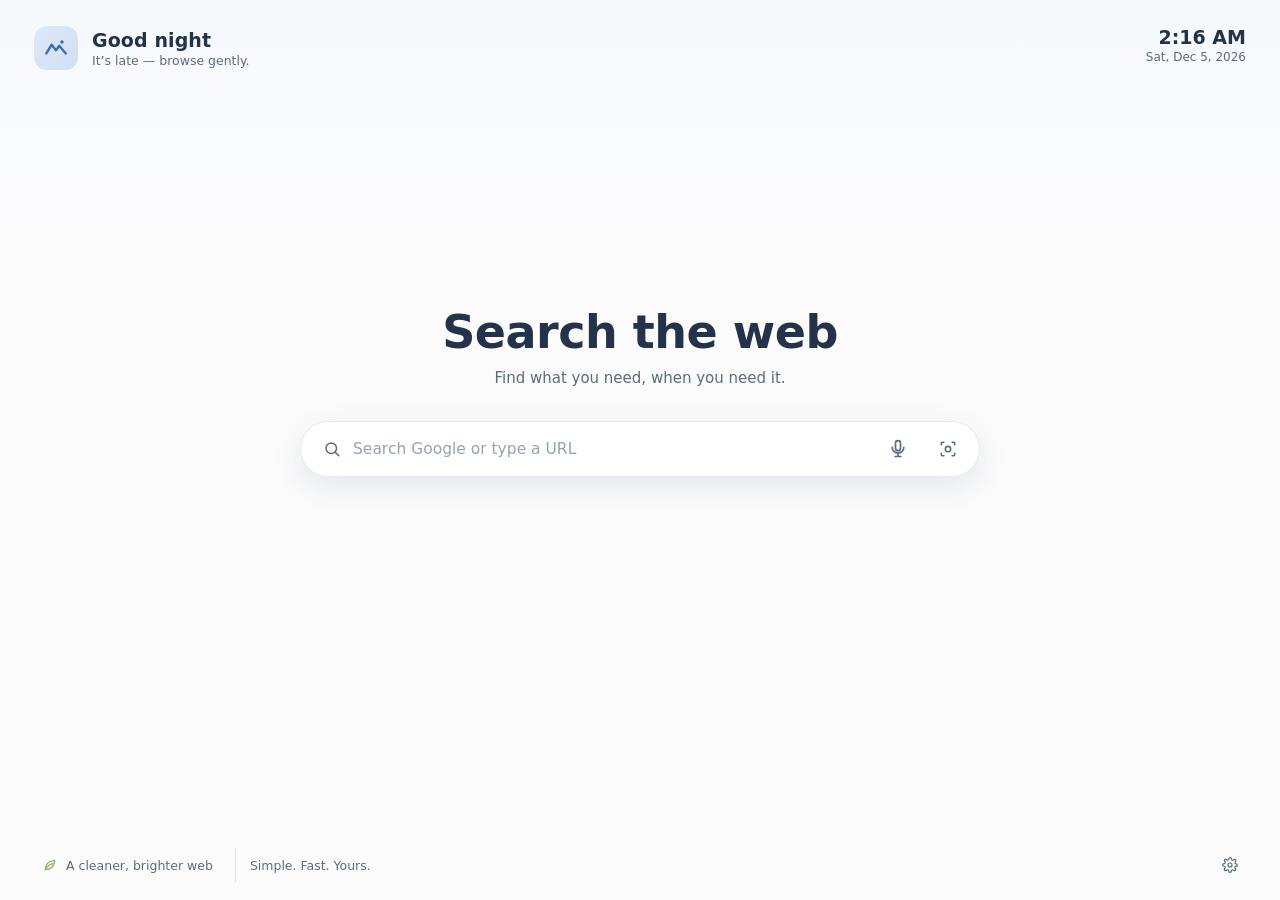
<file: assets/ntp/index.html>
<!DOCTYPE html>
<html lang="en">
<head>
<meta charset="utf-8">
<title>New Tab</title>
<link rel="stylesheet" href="ntp.css">
</head>
<body>
<div id="ntp" data-theme="light">
  <header id="top">
    <div class="hello">
      <div class="mark">
        <svg viewBox="0 0 24 24" fill="none" stroke="currentColor" stroke-width="2.2" stroke-linecap="round" stroke-linejoin="round"><path d="M3 17l5-8 4 5 3-4 6 7"/><circle cx="17.5" cy="6.5" r="1.6" fill="currentColor" stroke="none"/></svg>
      </div>
      <div class="hello-text">
        <div id="greeting" class="greet">Good morning!</div>
        <div id="greet-sub" class="greet-sub">Hope you have a great day.</div>
      </div>
    </div>
    <div class="status">
      <div id="weather" class="weather hidden" title="Weather near you">
        <span id="wx-ico" class="wx-ico"></span>
        <span class="wx-text"><span id="wx-temp">–</span><span id="wx-desc">–</span></span>
      </div>
      <div id="wx-sep" class="sep hidden"></div>
      <div class="clockbox">
        <div id="clock" class="clock">--:--</div>
        <div id="date" class="date">–</div>
      </div>
    </div>
  </header>

  <main id="mid">
    <h1>Search the web</h1>
    <p class="sub">Find what you need, when you need it.</p>
    <form id="search" class="search" autocomplete="off">
      <svg class="s-ico" viewBox="0 0 24 24" fill="none" stroke="currentColor" stroke-width="2" stroke-linecap="round"><circle cx="11" cy="11" r="7"/><path d="M21 21l-4.3-4.3"/></svg>
      <input id="q" type="text" placeholder="Search Google or type a URL" spellcheck="false" aria-label="Search the web">
      <button type="button" id="mic" class="s-btn" title="Voice search" aria-label="Voice search">
        <svg viewBox="0 0 24 24" fill="none" stroke="currentColor" stroke-width="2" stroke-linecap="round" stroke-linejoin="round"><rect x="9" y="2" width="6" height="12" rx="3"/><path d="M5 10a7 7 0 0 0 14 0M12 17v4M8.5 21h7"/></svg>
      </button>
      <button type="button" id="lens" class="s-btn" title="Search with Google Lens" aria-label="Google Lens">
        <svg viewBox="0 0 24 24" fill="none" stroke="currentColor" stroke-width="1.9" stroke-linecap="round"><path d="M4 7V5a1 1 0 0 1 1-1h2M17 4h2a1 1 0 0 1 1 1v2M20 17v2a1 1 0 0 1-1 1h-2M7 20H5a1 1 0 0 1-1-1v-2"/><circle cx="12" cy="12" r="3.2"/></svg>
      </button>
    </form>
    <div id="mic-hint" class="mic-hint hidden">Voice search isn’t supported by this engine.</div>
  </main>

  <section id="tiles" aria-label="Shortcuts"></section>

  <footer id="foot">
    <div class="foot-left">
      <button id="leaf" class="foot-link" title="Privacy dashboard">
        <svg viewBox="0 0 24 24" fill="none" stroke="currentColor" stroke-width="1.9" stroke-linecap="round" stroke-linejoin="round"><path d="M5 19c0-8 4-13 14-14-1 10-6 14-14 14z"/><path d="M5 19c3-5 7-8 11-9"/></svg>
        <span>A cleaner, brighter web</span>
      </button>
      <span class="sep"></span>
      <span class="tagline">Simple. Fast. Yours.</span>
    </div>
    <button id="gear" class="foot-link" title="Settings">
      <svg viewBox="0 0 24 24" fill="none" stroke="currentColor" stroke-width="1.8" stroke-linecap="round" stroke-linejoin="round"><circle cx="12" cy="12" r="3"/><path d="M19.4 15a1.7 1.7 0 0 0 .3 1.9l.1.1a2 2 0 1 1-2.8 2.8l-.1-.1a1.7 1.7 0 0 0-1.9-.3 1.7 1.7 0 0 0-1 1.5V21a2 2 0 1 1-4 0v-.2a1.7 1.7 0 0 0-1-1.5 1.7 1.7 0 0 0-1.9.3l-.1.1a2 2 0 1 1-2.8-2.8l.1-.1a1.7 1.7 0 0 0 .3-1.9 1.7 1.7 0 0 0-1.5-1H3a2 2 0 1 1 0-4h.2a1.7 1.7 0 0 0 1.5-1 1.7 1.7 0 0 0-.3-1.9l-.1-.1a2 2 0 1 1 2.8-2.8l.1.1a1.7 1.7 0 0 0 1.9.3h.1a1.7 1.7 0 0 0 1-1.5V3a2 2 0 1 1 4 0v.2a1.7 1.7 0 0 0 1 1.5h.1a1.7 1.7 0 0 0 1.9-.3l.1-.1a2 2 0 1 1 2.8 2.8l-.1.1a1.7 1.7 0 0 0-.3 1.9v.1a1.7 1.7 0 0 0 1.5 1H21a2 2 0 1 1 0 4h-.2a1.7 1.7 0 0 0-1.5 1z"/></svg>
    </button>
  </footer>

  <!-- add-shortcut dialog (custom: JS dialogs are unavailable in wry) -->
  <div id="dlg" class="hidden">
    <div class="dlg-card">
      <div class="dlg-title">Add shortcut</div>
      <label>Name</label>
      <input id="dlg-name" type="text" placeholder="Example">
      <label>URL</label>
      <input id="dlg-url" type="text" placeholder="example.com">
      <div class="dlg-err hidden" id="dlg-err">Please enter a valid web address.</div>
      <div class="dlg-btns">
        <button id="dlg-cancel" class="btn">Cancel</button>
        <button id="dlg-ok" class="btn primary">Done</button>
      </div>
    </div>
  </div>
</div>
<script src="../content/edge.js"></script>
<script src="ntp.js"></script>
</body>
</html>
</file>
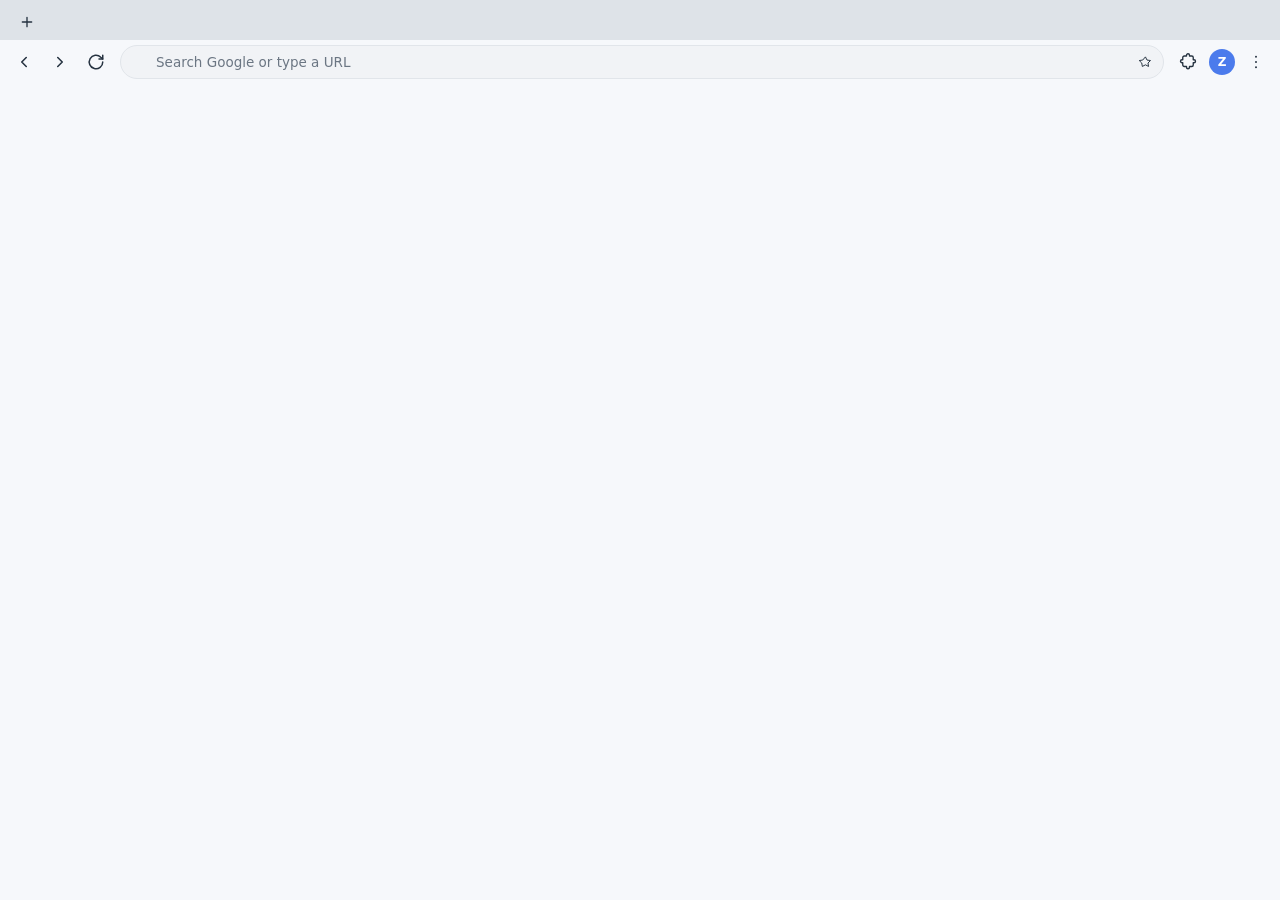
<file: assets/ui/index.html>
<!DOCTYPE html>
<html lang="en">
<head>
<meta charset="utf-8">
<meta name="viewport" content="width=device-width, initial-scale=1">
<title>Zephyr</title>
<link rel="stylesheet" href="app.css">
</head>
<body>
<div id="chrome" data-theme="light" data-platform="any">
  <!-- ================= tab strip ================= -->
  <div id="tabstrip">
    <div id="tabs"></div>
    <button id="newtab" class="strip-btn" title="New tab (Ctrl+T)" aria-label="New tab"></button>
    <div id="drag-strip"></div>
    <div id="win-controls" class="hidden">
      <button id="win-min" class="win-btn" title="Minimize" aria-label="Minimize"></button>
      <button id="win-max" class="win-btn" title="Maximize" aria-label="Maximize"></button>
      <button id="win-close" class="win-btn close" title="Close" aria-label="Close"></button>
    </div>
  </div>

  <!-- ================= toolbar ================= -->
  <div id="toolbar">
    <button id="nav-back" class="tb icon nav" title="Back (Alt+Left)" aria-label="Back"></button>
    <button id="nav-fwd" class="tb icon nav" title="Forward (Alt+Right)" aria-label="Forward"></button>
    <button id="nav-reload" class="tb icon nav" title="Reload (Ctrl+R)" aria-label="Reload"></button>
    <button id="nav-home" class="tb icon nav" title="Home" aria-label="Home"></button>

    <div id="omnibox">
      <span id="sec-icon" class="sec" title="Site information"></span>
      <input id="url-input" spellcheck="false" autocomplete="off"
             placeholder="Search Google or type a URL" aria-label="Search and address bar">
      <button id="bm-star" class="tb mini" title="Bookmark this page (Ctrl+D)" aria-label="Bookmark"></button>
    </div>

    <button id="dl-btn" class="tb icon hidden" title="Downloads (Ctrl+J)" aria-label="Downloads"></button>
    <button id="ext-btn" class="tb icon" title="Protection" aria-label="Protection and privacy"><span id="ext-badge" class="tb-badge hidden"></span></button>
    <button id="profile-btn" class="tb icon profile" title="Profile" aria-label="Profile"></button>
    <button id="menu-btn" class="tb icon" title="Customize and control Zephyr" aria-label="Menu"></button>
  </div>

  <!-- ================= bookmarks bar ================= -->
  <div id="bookmarksbar" class="hidden"></div>

  <!-- ================= omnibox inline site info (tiny hint line) ================= -->
  <div id="kbd-hint" class="hidden"></div>
</div>
<script src="app.js"></script>
</body>
</html>
</file>
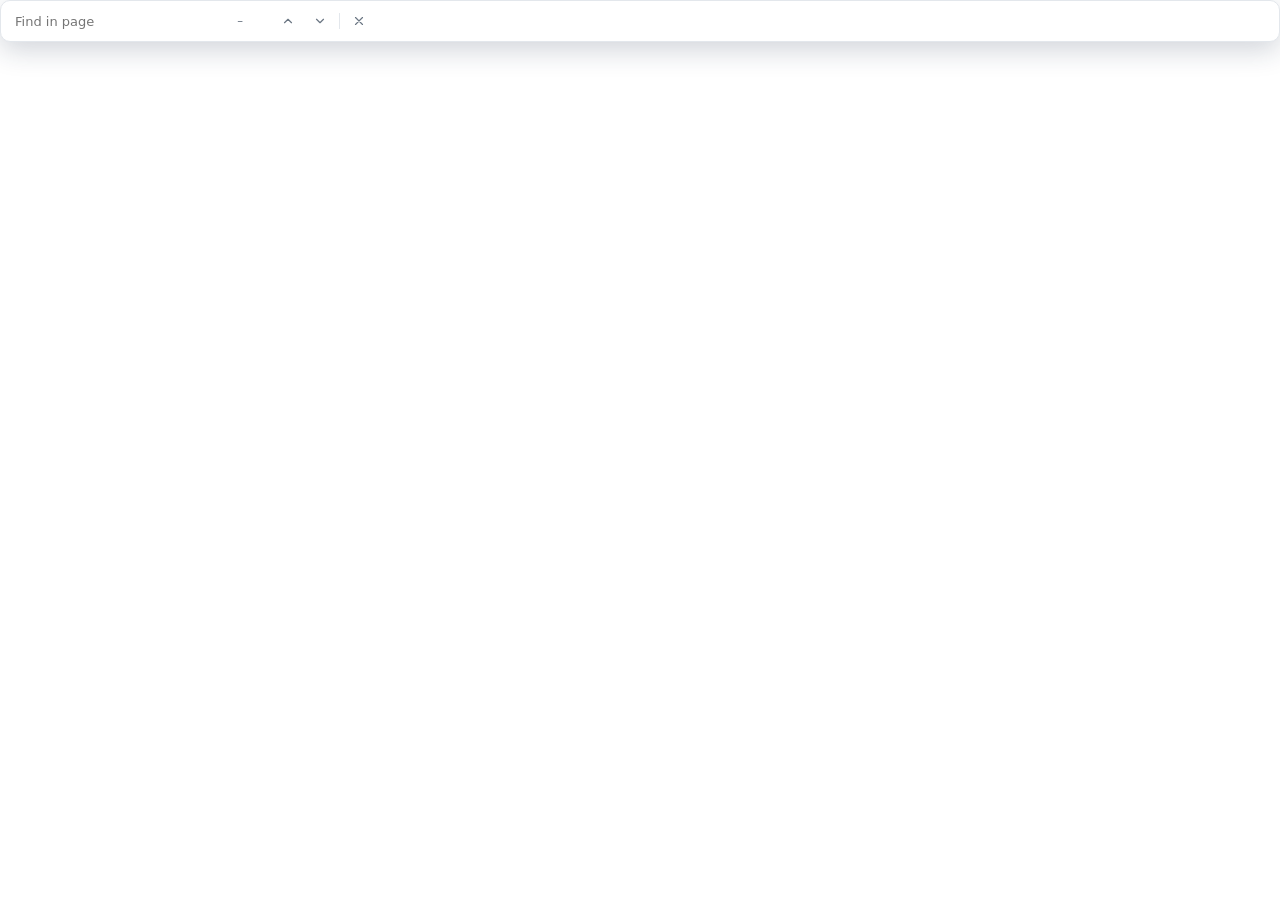
<file: assets/find/find.html>
<!DOCTYPE html>
<html lang="en">
<head>
<meta charset="utf-8">
<title>Find</title>
<link rel="stylesheet" href="find.css">
</head>
<body>
<div id="findbar">
  <input id="find-input" spellcheck="false" autocomplete="off" placeholder="Find in page" aria-label="Find in page">
  <span id="find-count">–</span>
  <button id="find-prev" class="fbtn" title="Previous match (Shift+Enter)" aria-label="Previous"></button>
  <button id="find-next" class="fbtn" title="Next match (Enter)" aria-label="Next"></button>
  <span class="fsep"></span>
  <button id="find-close" class="fbtn" title="Close (Esc)" aria-label="Close"></button>
</div>
<script src="find.js"></script>
</body>
</html>
</file>
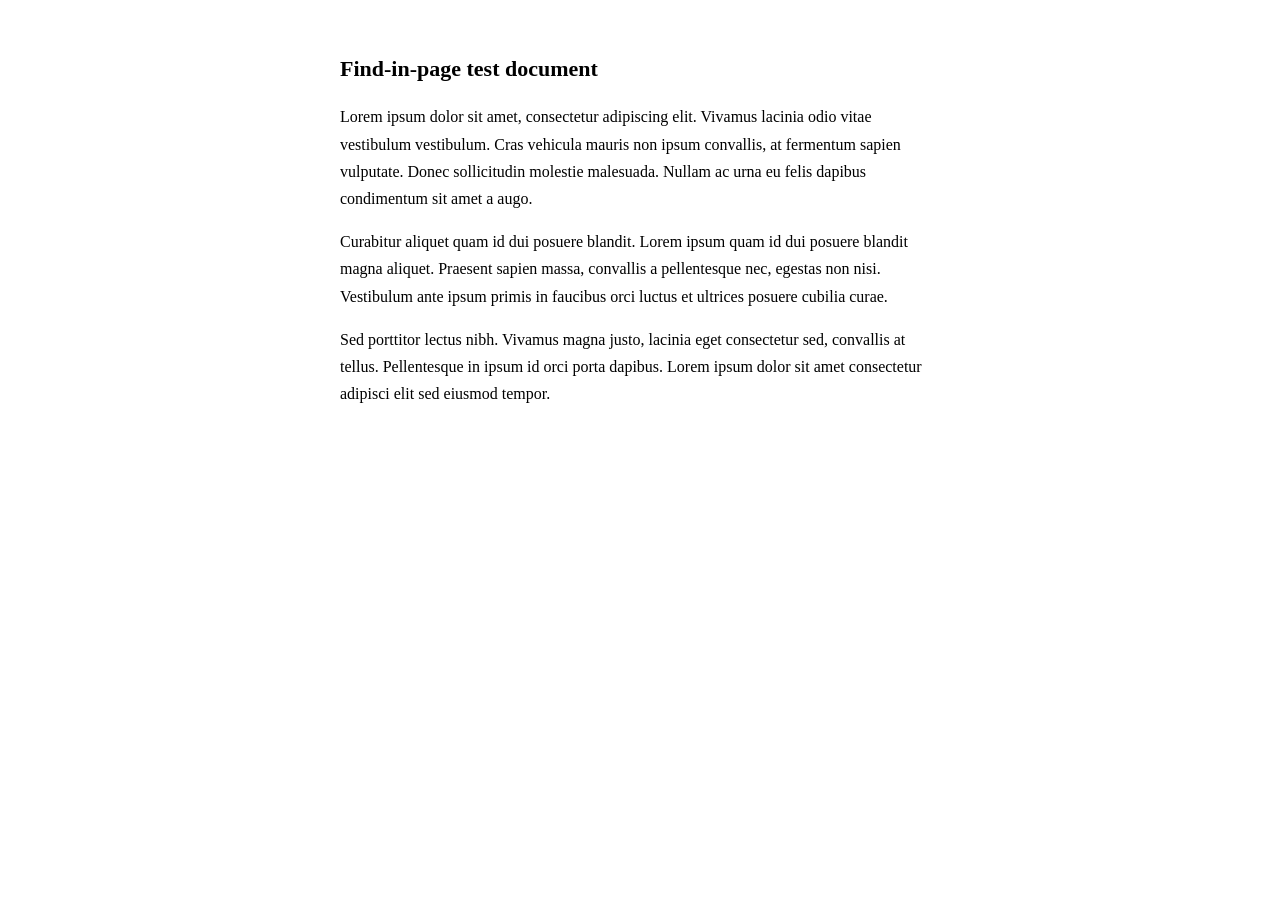
<file: assets/fixtures/lorem.html>
<!DOCTYPE html>
<html lang="en">
<head><meta charset="utf-8"><title>Lorem — Find Test</title>
<style>
  body { font-family: Georgia, serif; max-width: 600px; margin: 50px auto; line-height: 1.7; padding: 0 20px; }
  h1 { font-size: 22px; }
</style>
</head>
<body>
<h1>Find-in-page test document</h1>
<p>Lorem ipsum dolor sit amet, consectetur adipiscing elit. Vivamus lacinia odio vitae vestibulum
vestibulum. Cras vehicula mauris non ipsum convallis, at fermentum sapien vulputate. Donec
sollicitudin molestie malesuada. Nullam ac urna eu felis dapibus condimentum sit amet a augo.</p>
<p>Curabitur aliquet quam id dui posuere blandit. Lorem ipsum quam id dui posuere blandit magna
aliquet. Praesent sapien massa, convallis a pellentesque nec, egestas non nisi. Vestibulum
ante ipsum primis in faucibus orci luctus et ultrices posuere cubilia curae.</p>
<p>Sed porttitor lectus nibh. Vivamus magna justo, lacinia eget consectetur sed, convallis at
tellus. Pellentesque in ipsum id orci porta dapibus. Lorem ipsum dolor sit amet consectetur
adipisci elit sed eiusmod tempor.</p>
</body>
</html>
</file>
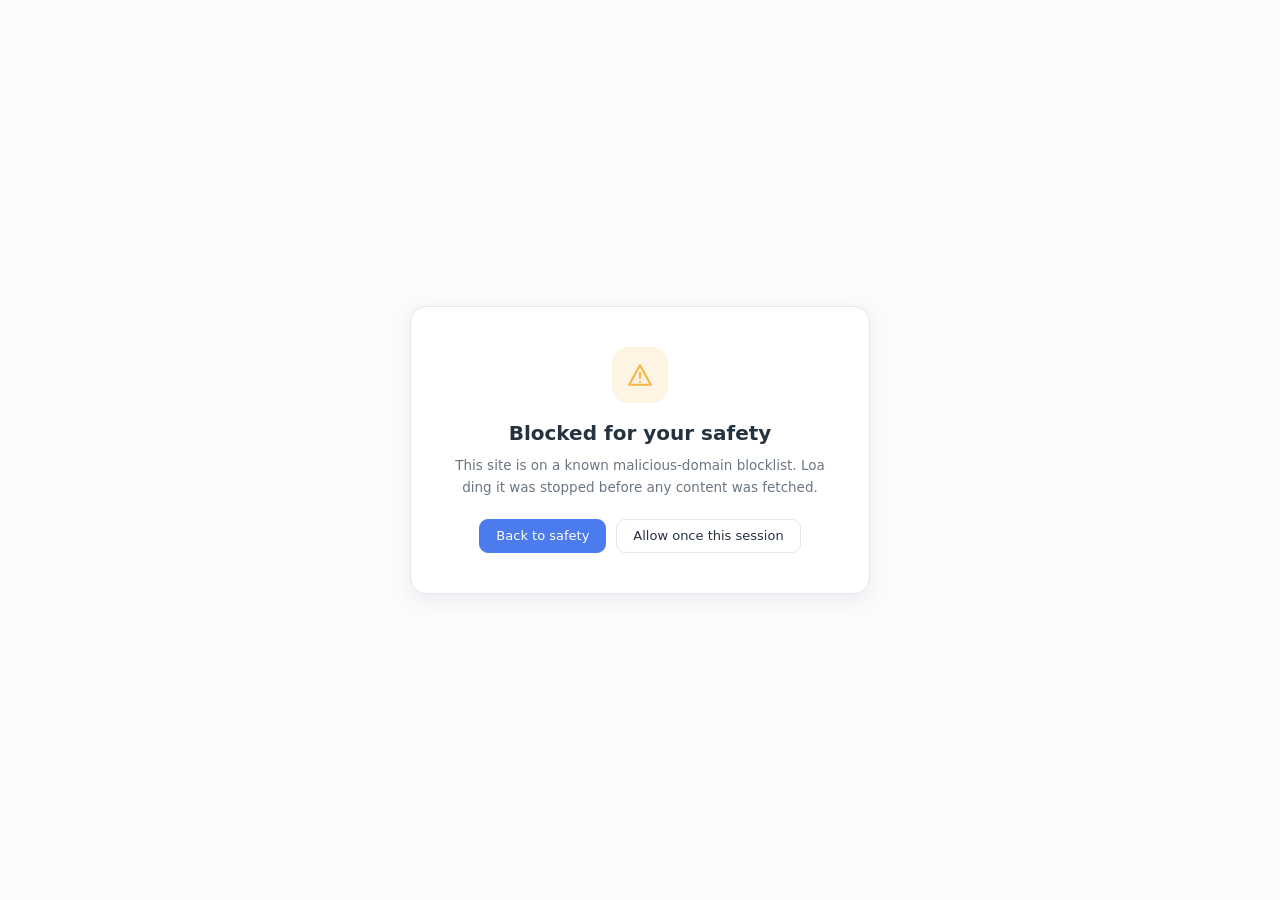
<file: assets/pages/blocked.html>
<!DOCTYPE html>
<html lang="en">
<head><meta charset="utf-8"><title>Blocked</title>
<link rel="stylesheet" href="pages.css"></head>
<body>
<div class="center-page">
  <div class="center-card">
    <div class="big-ico" style="background:rgba(245,181,68,.15);color:#f5b544">
      <svg viewBox="0 0 24 24" fill="none" stroke="currentColor" stroke-width="2" stroke-linecap="round" stroke-linejoin="round"><path d="M12 3L2 21h20L12 3z"/><path d="M12 10v5M12 18.5v.01"/></svg>
    </div>
    <h2 id="title">Blocked for your safety</h2>
    <p id="detail">This site is on a known malicious-domain blocklist.</p>
    <p id="url" style="font-family:ui-monospace,Menlo,Consolas,monospace;font-size:12px"></p>
    <div class="btns">
      <button class="btn primary" id="back">Back to safety</button>
      <button class="btn" id="allow">Allow once this session</button>
    </div>
  </div>
</div>
<script src="../content/edge.js"></script>
<script src="pages.js"></script>
<script>
(function () {
  var qs = new URLSearchParams(location.search);
  var u = qs.get('u') || '';
  var c = qs.get('c') || 'malicious';
  document.getElementById('url').textContent = u;
  document.getElementById('title').textContent = c === 'malicious' ? 'Blocked for your safety' : 'Blocked';
  document.getElementById('detail').textContent = c === 'malicious'
    ? 'This site is on a known malicious-domain blocklist. Loading it was stopped before any content was fetched.'
    : 'This request was blocked by your filter lists.';
  document.getElementById('back').addEventListener('click', function () { ZX('nav-back', {}); });
  document.getElementById('allow').addEventListener('click', function () { ZX('allow-once', { url: u }); });
})();
</script>
</body>
</html>
</file>
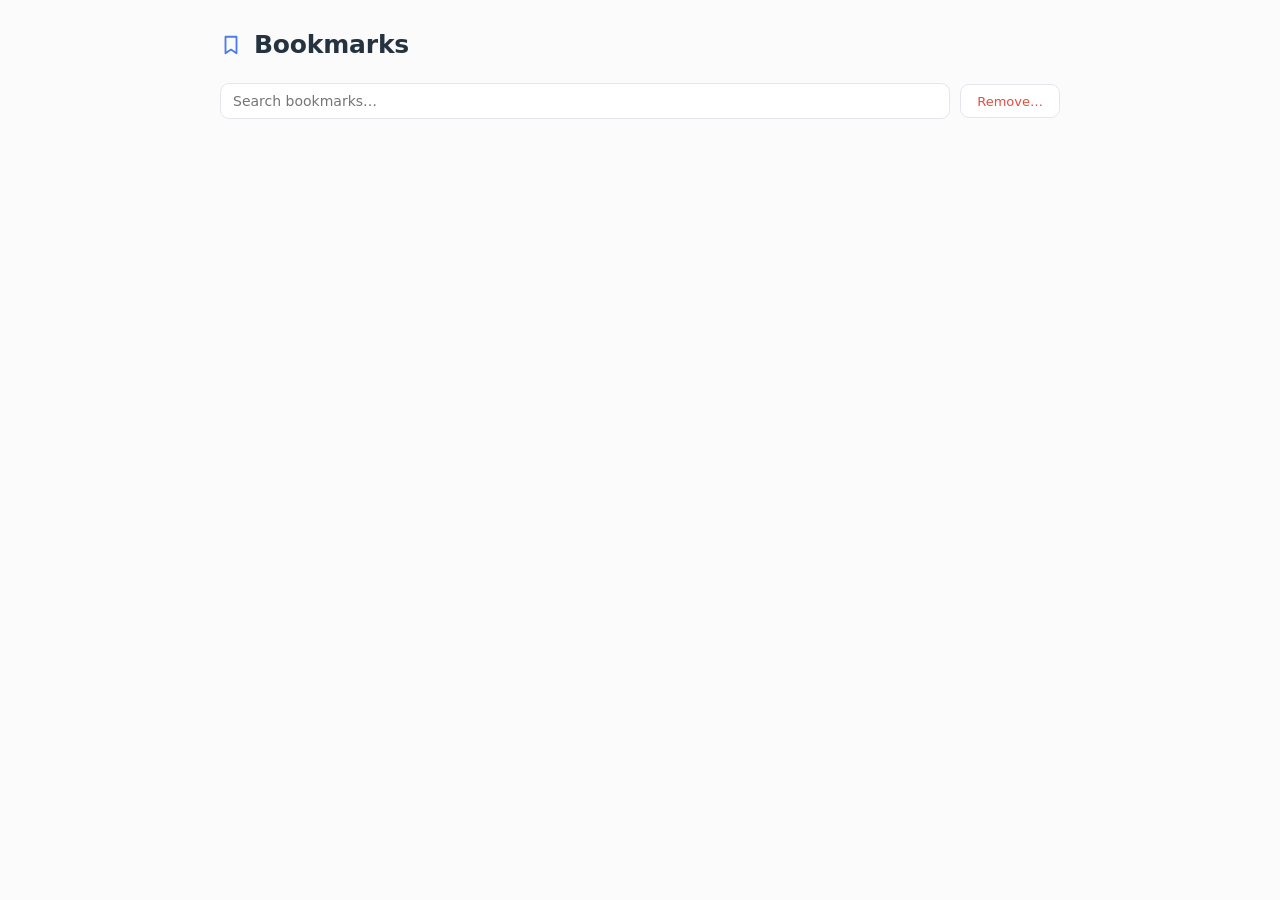
<file: assets/pages/bookmarks.html>
<!DOCTYPE html>
<html lang="en">
<head><meta charset="utf-8"><title>Bookmarks</title>
<link rel="stylesheet" href="pages.css"></head>
<body>
<div class="wrap">
  <h1><svg viewBox="0 0 24 24" fill="none" stroke="currentColor" stroke-width="2" stroke-linejoin="round"><path d="M6 3h12v18l-6-4-6 4V3z"/></svg>Bookmarks</h1>
  <div class="toolbar-row">
    <input type="text" id="q" class="search-box" placeholder="Search bookmarks…">
    <button class="btn danger" id="bm-remove-mode" title="Remove mode: click a bookmark to delete it">Remove…</button>
  </div>
  <div id="list" class="list"></div>
</div>
<script src="../content/edge.js"></script>
<script src="pages.js"></script>
<script>
(function () {
  var items = [];
  var removeMode = false;
  var q = '';

  function render() {
    var el = document.getElementById('list');
    var html = '';
    items.forEach(function (b) {
      var h = hostOf(b.url) || '?';
      html += '<div class="row" data-id="' + b.id + '" data-url="' + esc(b.url) + '">' +
        '<span class="avatar" style="background:' + letterColor(h) + '">' + esc(h[0].toUpperCase()) + '</span>' +
        '<div class="main"><div class="r-title">' + esc(b.title || h) + '</div><div class="r-sub">' + esc(b.url) + '</div></div>' +
        '<div class="actions">' +
        '<button class="icon-btn open" title="Open"><svg viewBox="0 0 24 24" fill="none" stroke="currentColor" stroke-width="2" stroke-linecap="round"><path d="M7 17L17 7M9 7h8v8"/></svg></button>' +
        '<button class="icon-btn del" title="Remove"><svg viewBox="0 0 24 24" fill="none" stroke="currentColor" stroke-width="2" stroke-linecap="round"><path d="M18 6L6 18M6 6l12 12"/></svg></button>' +
        '</div></div>';
    });
    el.innerHTML = html || '<div class="empty">No bookmarks found.<br>Press Ctrl+D on any page to bookmark it.</div>';
  }

  window.__zx.on('bm-data', function (p) {
    items = (p.items || []).filter(function (b) {
      if (!q) return true;
      var l = (b.url + ' ' + b.title).toLowerCase();
      return l.indexOf(q.toLowerCase()) !== -1;
    });
    render();
  });

  document.getElementById('q').addEventListener('input', function () {
    q = this.value.trim();
    render();
  });

  document.getElementById('bm-remove-mode').addEventListener('click', function () {
    removeMode = !removeMode;
    this.textContent = removeMode ? 'Removing — click items' : 'Remove…';
    document.body.style.cursor = removeMode ? 'crosshair' : '';
  });

  document.getElementById('list').addEventListener('click', function (e) {
    var row = e.target.closest && e.target.closest('.row');
    if (!row) return;
    var id = parseInt(row.dataset.id, 10);
    if (e.target.closest('.del') || removeMode) {
      ZX('bm-remove', { id: id });
      items = items.filter(function (b) { return b.id !== id; });
      render();
      return;
    }
    ZX('nav', { url: row.dataset.url });
  });

  ZX('page-hello', { page: 'bookmarks' });
  ZX('bm-list', { q: '' });
})();
</script>
</body>
</html>
</file>
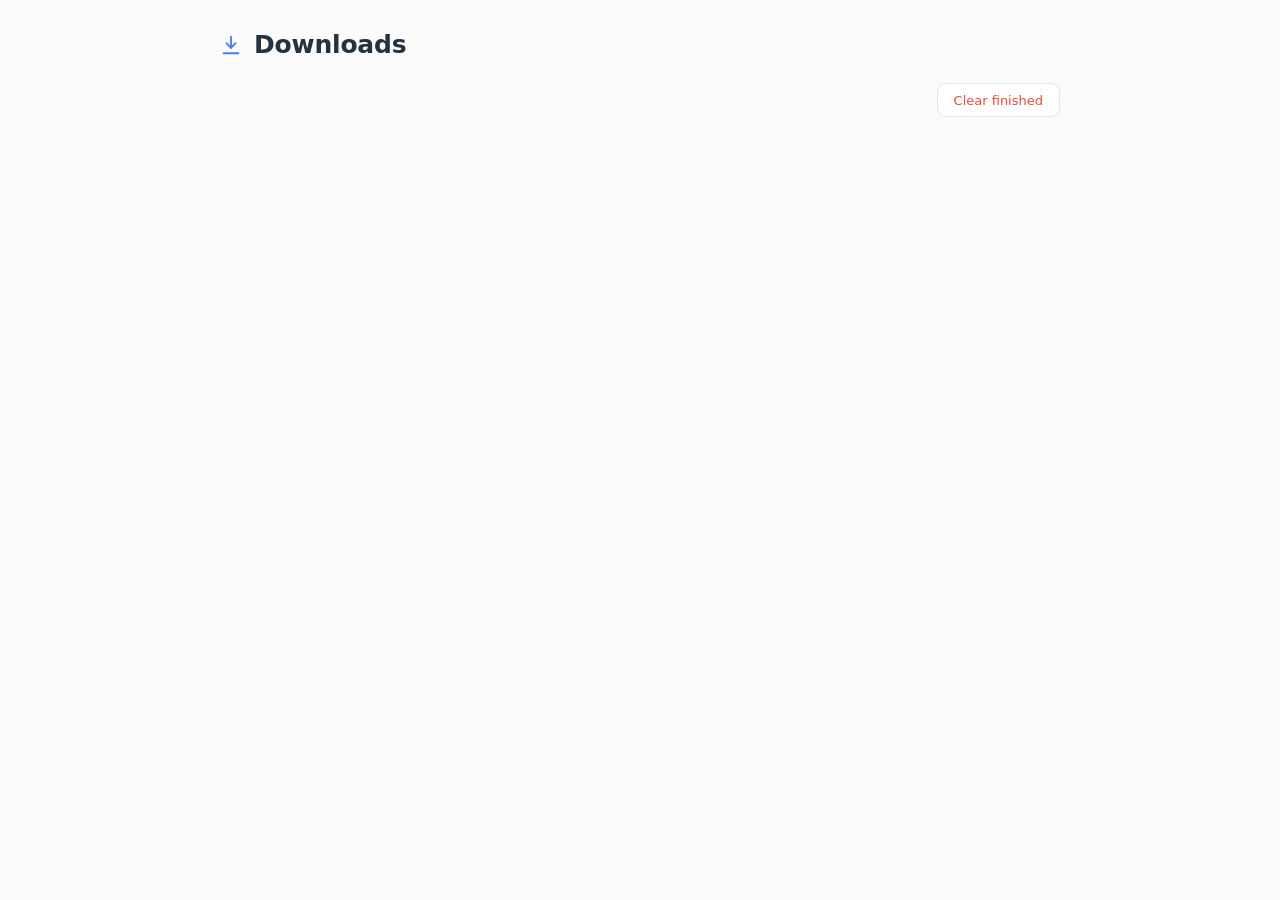
<file: assets/pages/downloads.html>
<!DOCTYPE html>
<html lang="en">
<head><meta charset="utf-8"><title>Downloads</title>
<link rel="stylesheet" href="pages.css"></head>
<body>
<div class="wrap">
  <h1><svg viewBox="0 0 24 24" fill="none" stroke="currentColor" stroke-width="2" stroke-linecap="round" stroke-linejoin="round"><path d="M12 3v12"/><path d="M7 10l5 5 5-5"/><path d="M4 21h16"/></svg>Downloads</h1>
  <div class="toolbar-row">
    <span style="flex:1"></span>
    <button class="btn danger" id="clear">Clear finished</button>
  </div>
  <div id="list" class="list"></div>
</div>
<script src="../content/edge.js"></script>
<script src="pages.js"></script>
<script>
(function () {
  var items = [];

  function render() {
    var el = document.getElementById('list');
    var html = '';
    items.forEach(function (d) {
      var name = (d.path || '').split('/').pop() || d.url;
      var stateTag = d.state === 'done' ? '<span class="tag allow">Complete</span>'
        : d.state === 'active' ? '<span class="tag trackers">Downloading…</span>'
        : d.state === 'cancelled' ? '<span class="tag ask">Cancelled</span>'
        : '<span class="tag ads">Failed</span>';
      var prog = d.state === 'active' ? '<div class="progress"><div style="width:40%"></div></div>' : '';
      html += '<div class="row" data-id="' + d.id + '" data-path="' + esc(d.path) + '">' +
        '<span class="avatar" style="background:var(--accent)">' + esc((name.split('.').pop() || '?').slice(0, 3).toUpperCase()) + '</span>' +
        '<div class="main"><div class="r-title">' + esc(name) + '</div>' +
        '<div class="r-sub">' + esc(d.url) + (d.size ? ' · ' + humanBytes(d.size) : '') + ' · ' + timeAgo(d.started * 1 || d.started) + '</div>' +
        prog + '</div>' + stateTag +
        '<div class="actions">' +
        '<button class="icon-btn open" title="Open file"><svg viewBox="0 0 24 24" fill="none" stroke="currentColor" stroke-width="2" stroke-linecap="round"><path d="M7 17L17 7M9 7h8v8"/></svg></button>' +
        '<button class="icon-btn show" title="Show in folder"><svg viewBox="0 0 24 24" fill="none" stroke="currentColor" stroke-width="2" stroke-linejoin="round"><path d="M3 7a2 2 0 0 1 2-2h4l2 2h8a2 2 0 0 1 2 2v9a2 2 0 0 1-2 2H5a2 2 0 0 1-2-2V7z"/></svg></button>' +
        '<button class="icon-btn del" title="Remove from list"><svg viewBox="0 0 24 24" fill="none" stroke="currentColor" stroke-width="2" stroke-linecap="round"><path d="M18 6L6 18M6 6l12 12"/></svg></button>' +
        '</div></div>';
    });
    el.innerHTML = html || '<div class="empty">No downloads yet.</div>';
  }

  function refresh() { ZX('dl-list', {}); }

  window.__zx.on('dl-data', function (p) { items = p.items || []; render(); });
  window.__zx.on('dl-progress', function () { refresh(); });
  window.__zx.on('download-done', refresh);

  document.getElementById('list').addEventListener('click', function (e) {
    var row = e.target.closest && e.target.closest('.row');
    if (!row) return;
    var id = parseInt(row.dataset.id, 10);
    if (e.target.closest('.open')) ZX('dl-open', { path: row.dataset.path });
    else if (e.target.closest('.show')) ZX('dl-show', { path: row.dataset.path });
    else if (e.target.closest('.del')) {
      ZX('dl-remove', { id: id });
      items = items.filter(function (d) { return d.id !== id; });
      render();
    }
  });

  document.getElementById('clear').addEventListener('click', function () {
    ZX('dl-clear', {});
    setTimeout(refresh, 200);
  });

  ZX('page-hello', { page: 'downloads' });
  refresh();
  setInterval(refresh, 2000);
})();
</script>
</body>
</html>
</file>
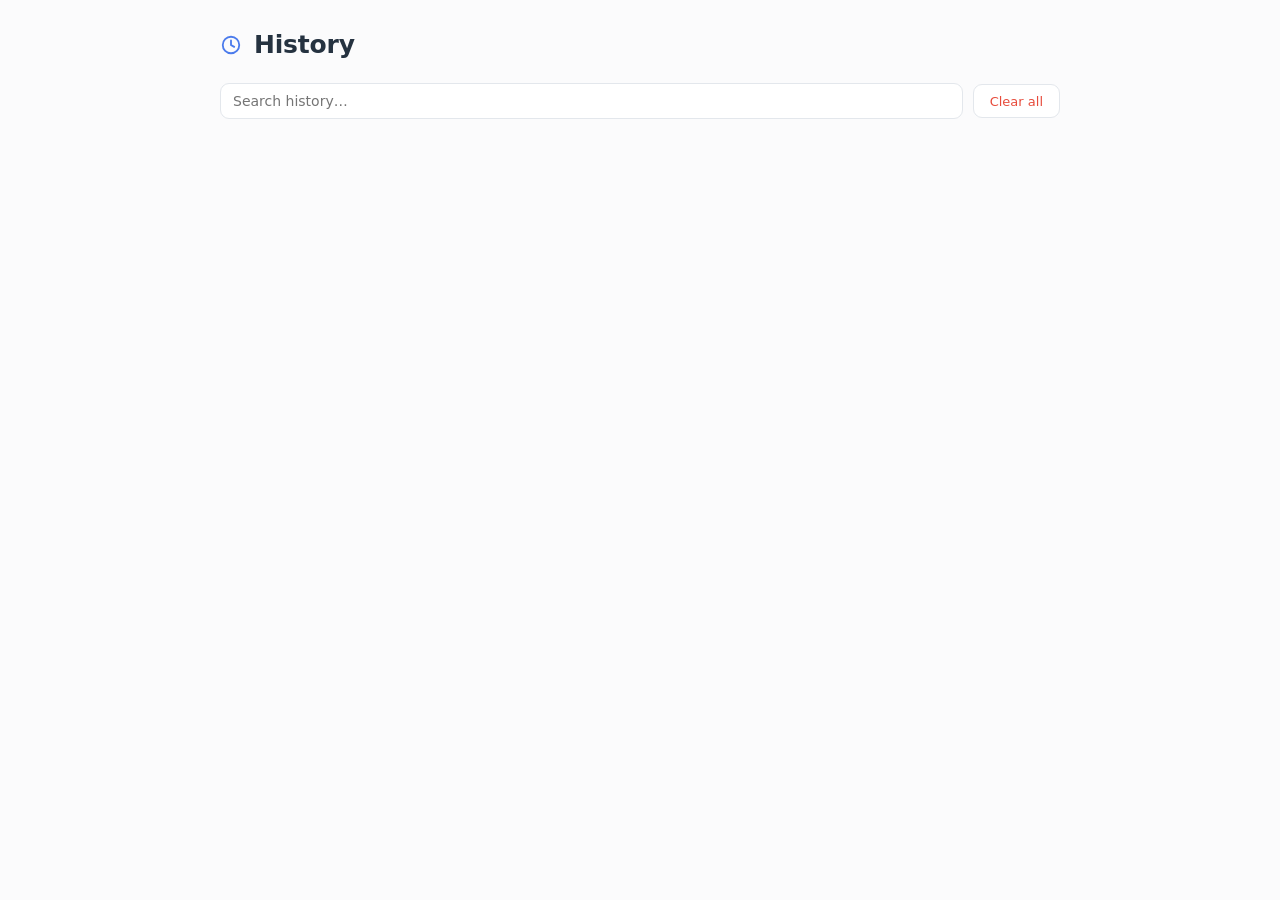
<file: assets/pages/history.html>
<!DOCTYPE html>
<html lang="en">
<head><meta charset="utf-8"><title>History</title>
<link rel="stylesheet" href="pages.css"></head>
<body>
<div class="wrap">
  <h1><svg viewBox="0 0 24 24" fill="none" stroke="currentColor" stroke-width="2" stroke-linecap="round"><circle cx="12" cy="12" r="9"/><path d="M12 7v5l3.5 2"/></svg>History</h1>
  <div class="toolbar-row">
    <input type="text" id="q" class="search-box" placeholder="Search history…">
    <button class="btn danger" id="clear">Clear all</button>
  </div>
  <div id="list" class="list"></div>
</div>
<script src="../content/edge.js"></script>
<script src="pages.js"></script>
<script>
(function () {
  var items = [];

  function render() {
    var el = document.getElementById('list');
    var html = '';
    items.forEach(function (h) {
      var host = hostOf(h.url) || h.url;
      html += '<div class="row" data-id="' + h.id + '" data-url="' + esc(h.url) + '">' +
        '<span class="avatar" style="background:' + letterColor(host) + '">' + esc((host[0] || '?').toUpperCase()) + '</span>' +
        '<div class="main"><div class="r-title">' + esc(h.title || host) + '</div><div class="r-sub">' + esc(h.url) + '</div></div>' +
        '<span class="tag ask">' + timeAgo(h.lastVisit) + (h.count > 1 ? ' · ' + h.count + '×' : '') + '</span>' +
        '<div class="actions"><button class="icon-btn del" title="Remove"><svg viewBox="0 0 24 24" fill="none" stroke="currentColor" stroke-width="2" stroke-linecap="round"><path d="M18 6L6 18M6 6l12 12"/></svg></button></div>' +
        '</div>';
    });
    el.innerHTML = html || '<div class="empty">No history yet.</div>';
  }

  window.__zx.on('hist-data', function (p) { items = p.items || []; render(); });
  window.__zx.on('hist-changed', function () { ZX('hist-list', { q: '' }); });

  document.getElementById('q').addEventListener('input', function () {
    ZX('hist-list', { q: this.value.trim() });
  });

  document.getElementById('list').addEventListener('click', function (e) {
    var row = e.target.closest && e.target.closest('.row');
    if (!row) return;
    if (e.target.closest('.del')) {
      ZX('hist-remove', { id: parseInt(row.dataset.id, 10) });
      items = items.filter(function (h) { return h.id !== parseInt(row.dataset.id, 10); });
      render();
      return;
    }
    ZX('nav', { url: row.dataset.url });
  });

  document.getElementById('clear').addEventListener('click', function () {
    if (window.confirm('Clear all browsing history?')) {
      ZX('hist-clear', {});
      items = [];
      render();
    }
  });

  ZX('page-hello', { page: 'history' });
  ZX('hist-list', { q: '' });
})();
</script>
</body>
</html>
</file>
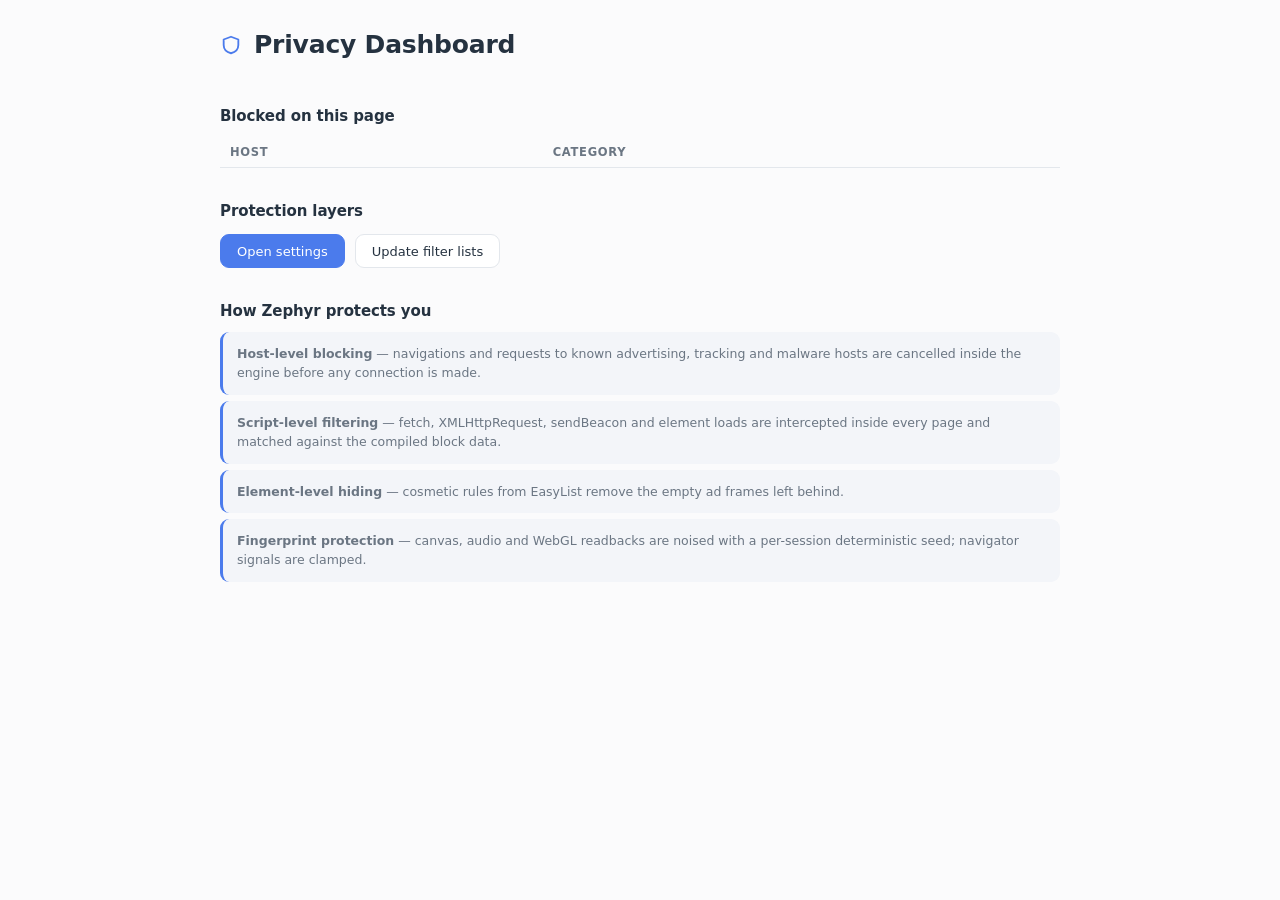
<file: assets/pages/privacy.html>
<!DOCTYPE html>
<html lang="en">
<head><meta charset="utf-8"><title>Privacy Dashboard</title>
<link rel="stylesheet" href="pages.css"></head>
<body>
<div class="wrap">
  <h1><svg viewBox="0 0 24 24" fill="none" stroke="currentColor" stroke-width="2" stroke-linejoin="round"><path d="M12 3l8 3v6c0 4.5-3.4 7.8-8 9-4.6-1.2-8-4.5-8-9V6l8-3z"/></svg>Privacy Dashboard</h1>

  <div class="stat-grid" id="stats"></div>

  <section>
    <h2>Blocked on this page</h2>
    <div id="recent" class="note" style="display:none"></div>
    <table id="recent-table"><thead><tr><th>Host</th><th>Category</th></tr></thead><tbody></tbody></table>
  </section>

  <section>
    <h2>Protection layers</h2>
    <div id="layers"></div>
    <div class="toolbar-row" style="margin-top:14px">
      <button class="btn primary" id="open-settings">Open settings</button>
      <button class="btn" id="update-lists">Update filter lists</button>
    </div>
  </section>

  <section>
    <h2>How Zephyr protects you</h2>
    <div class="note" style="margin-bottom:6px"><b>Host-level blocking</b> — navigations and requests to known advertising, tracking and malware hosts are cancelled inside the engine before any connection is made.</div>
    <div class="note" style="margin-bottom:6px"><b>Script-level filtering</b> — fetch, XMLHttpRequest, sendBeacon and element loads are intercepted inside every page and matched against the compiled block data.</div>
    <div class="note" style="margin-bottom:6px"><b>Element-level hiding</b> — cosmetic rules from EasyList remove the empty ad frames left behind.</div>
    <div class="note"><b>Fingerprint protection</b> — canvas, audio and WebGL readbacks are noised with a per-session deterministic seed; navigator signals are clamped.</div>
  </section>
</div>

<script src="../content/edge.js"></script>
<script src="pages.js"></script>
<script>
(function () {
  var stats = null;
  function render(s) {
    stats = s;
    var st = s.session || {}, td = s.today || {};
    var total = (st.ads || 0) + (st.trackers || 0) + (st.cosmetic || 0) + (st.params || 0) + (st.malicious || 0);
    var el = document.getElementById('stats');
    el.innerHTML =
      '<div class="stat wide"><div class="v">' + total.toLocaleString() + '</div><div class="l">items blocked this session</div></div>' +
      '<div class="stat"><div class="v">' + (st.ads || 0).toLocaleString() + '</div><div class="l">ads blocked (session)</div></div>' +
      '<div class="stat"><div class="v">' + (st.trackers || 0).toLocaleString() + '</div><div class="l">trackers blocked (session)</div></div>' +
      '<div class="stat"><div class="v">' + (st.cosmetic || 0).toLocaleString() + '</div><div class="l">elements hidden (session)</div></div>' +
      '<div class="stat"><div class="v">' + (st.params || 0).toLocaleString() + '</div><div class="l">tracking params stripped (session)</div></div>' +
      '<div class="stat"><div class="v">' + ((td.ads || 0) + (td.trackers || 0) + (td.cosmetic || 0)).toLocaleString() + '</div><div class="l">blocked today (all sessions)</div></div>' +
      '<div class="stat"><div class="v">' + (s.ruleCount || 0).toLocaleString() + '</div><div class="l">filter rules loaded</div></div>';

    var tb = document.querySelector('#recent-table tbody');
    var rec = s.recent || [];
    if (!rec.length) {
      tb.innerHTML = '<tr><td colspan="2" style="color:var(--text2)">Nothing blocked on this page.</td></tr>';
    } else {
      var html = '';
      rec.slice(0, 120).forEach(function (r) {
        html += '<tr><td>' + esc(r.host) + '</td><td><span class="tag ' + r.class + '">' + r.class + '</span></td></tr>';
      });
      tb.innerHTML = html;
    }

    var layers = document.getElementById('layers');
    var L = [
      ['Host-level ad &amp; tracker blocking', 'adblock_enabled'],
      ['Script-level request filtering', 'netfilter_enabled'],
      ['Cosmetic element hiding', 'cosmetic_enabled'],
      ['Tracking parameter stripping', 'strip_tracking_params'],
      ['Malicious site interstitial', 'block_malicious'],
      ['Canvas fingerprint noise', 'fp_canvas'],
      ['Audio fingerprint noise', 'fp_audio'],
      ['WebGL masking', 'fp_webgl'],
      ['Navigator hardening', 'fp_navigator']
    ];
    var lh = '';
    L.forEach(function (x) {
      var on = s.layers && s.layers[x[1]] !== false;
      lh += '<div class="field"><div class="f-main"><div class="f-title">' + x[0] + '</div></div>' +
        '<div class="f-ctrl"><span class="tag ' + (on ? 'allow' : 'ads') + '">' + (on ? 'ON' : 'OFF') + '</span></div></div>';
    });
    layers.innerHTML = lh;
  }

  window.__zx.on('stats-data', render);

  document.getElementById('open-settings').addEventListener('click', function () { ZX('nav', { url: 'zephyr://settings' }); });
  document.getElementById('update-lists').addEventListener('click', function () { ZX('lists-update', {}); });

  ZX('page-hello', { page: 'privacy' });
  ZX('stats-get', {});
  setInterval(function () { ZX('stats-get', {}); }, 4000);
})();
</script>
</body>
</html>
</file>
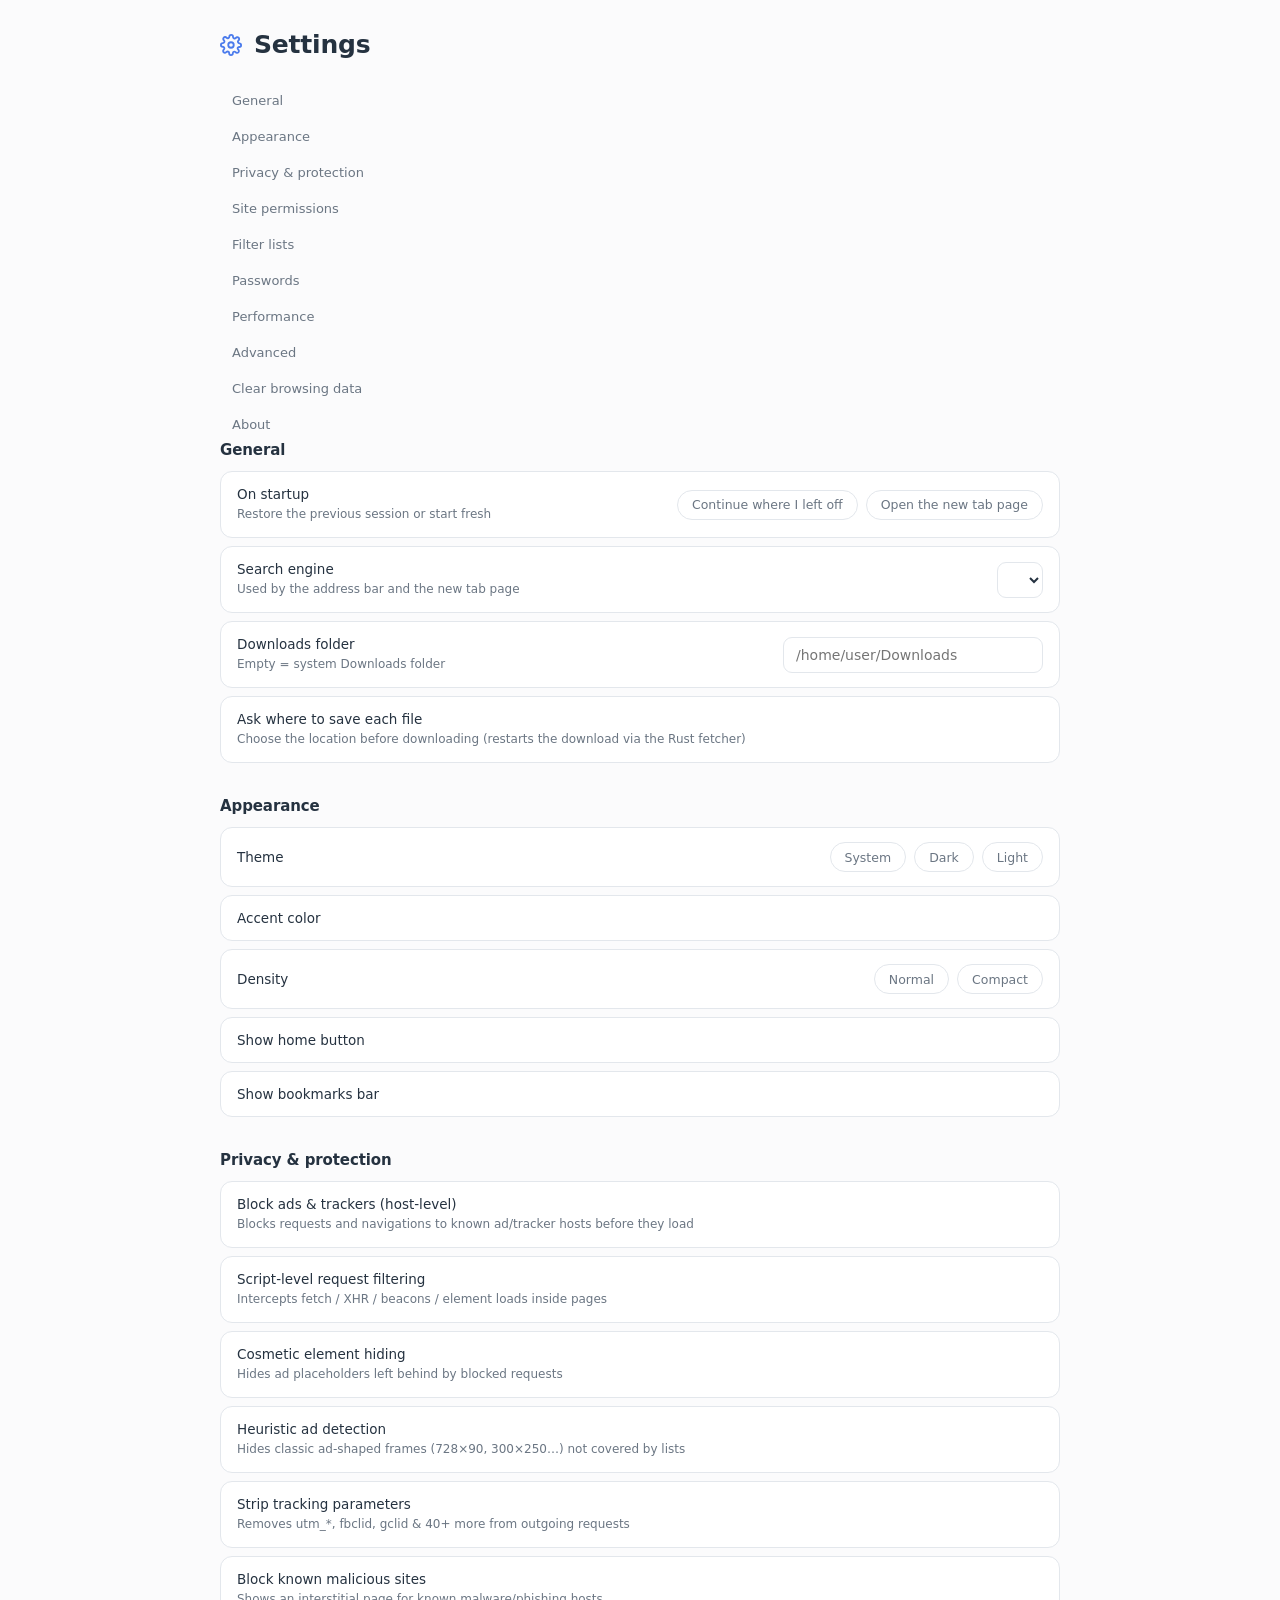
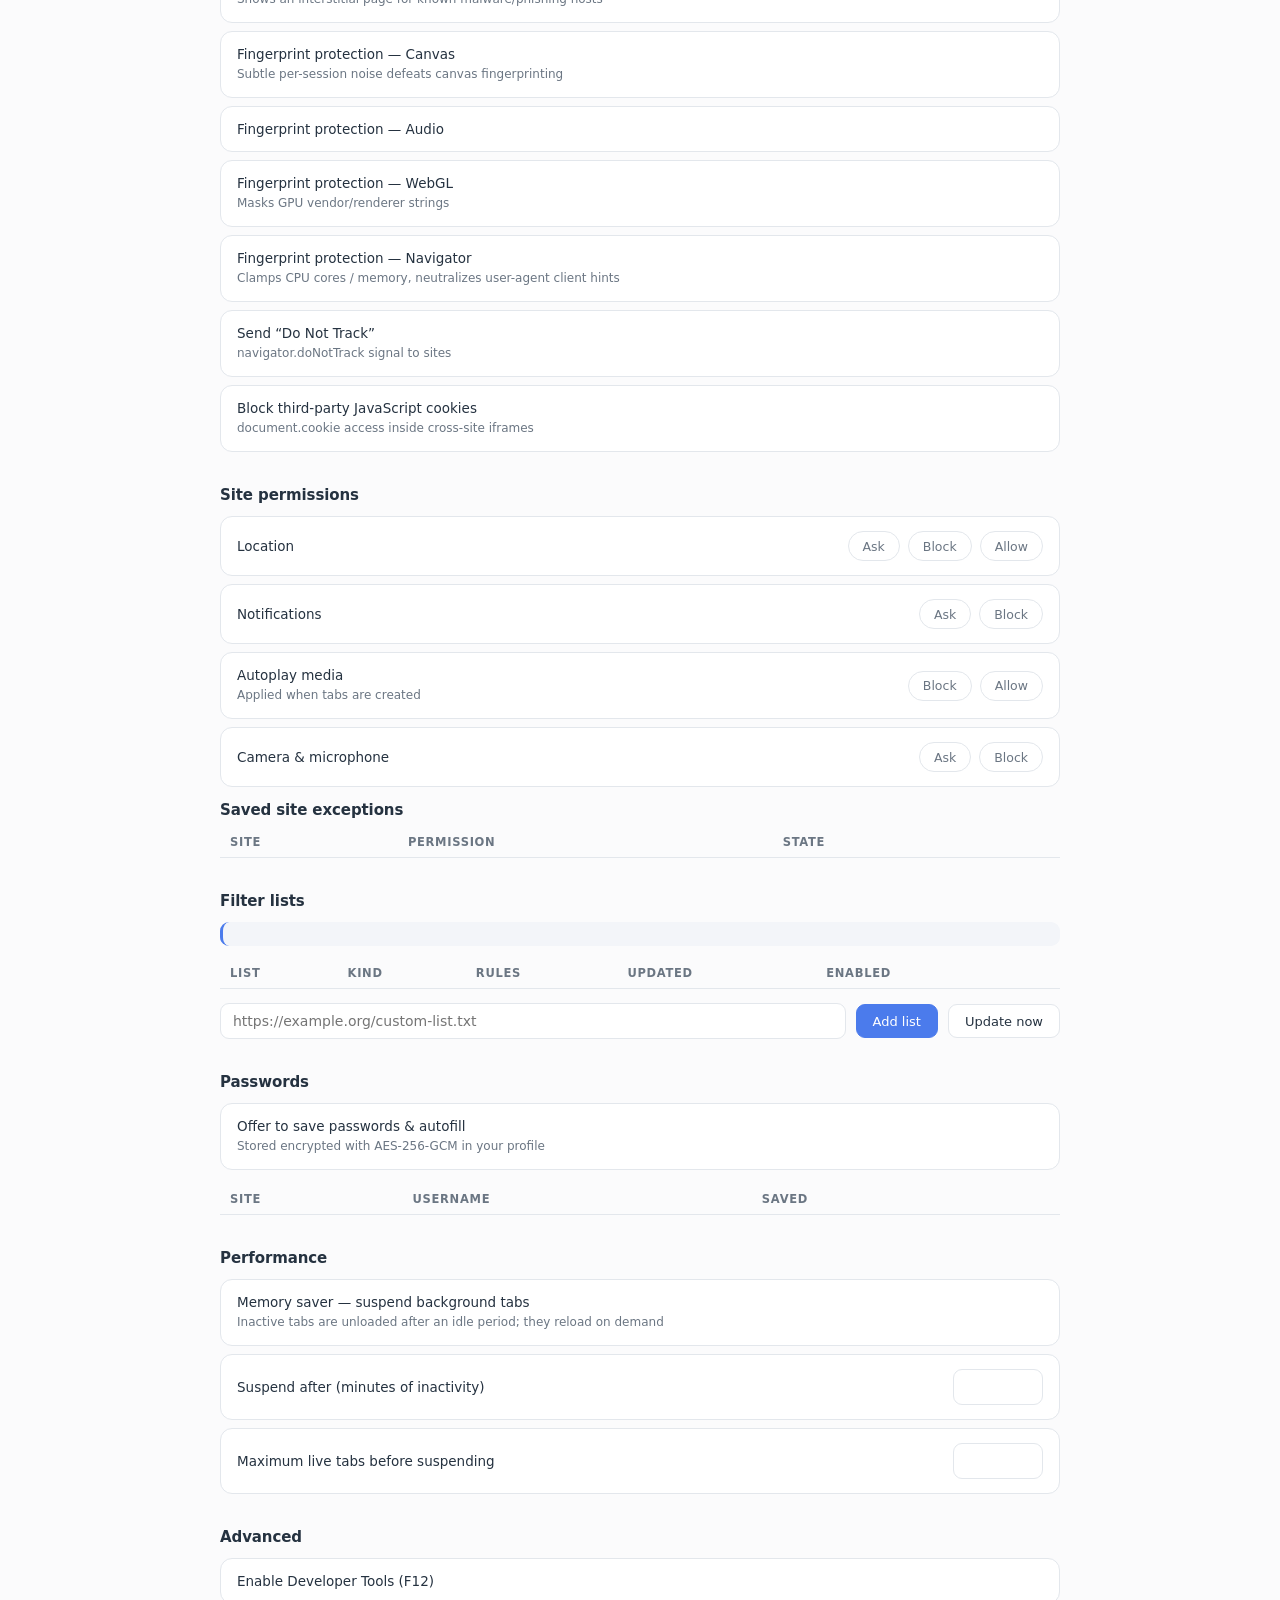
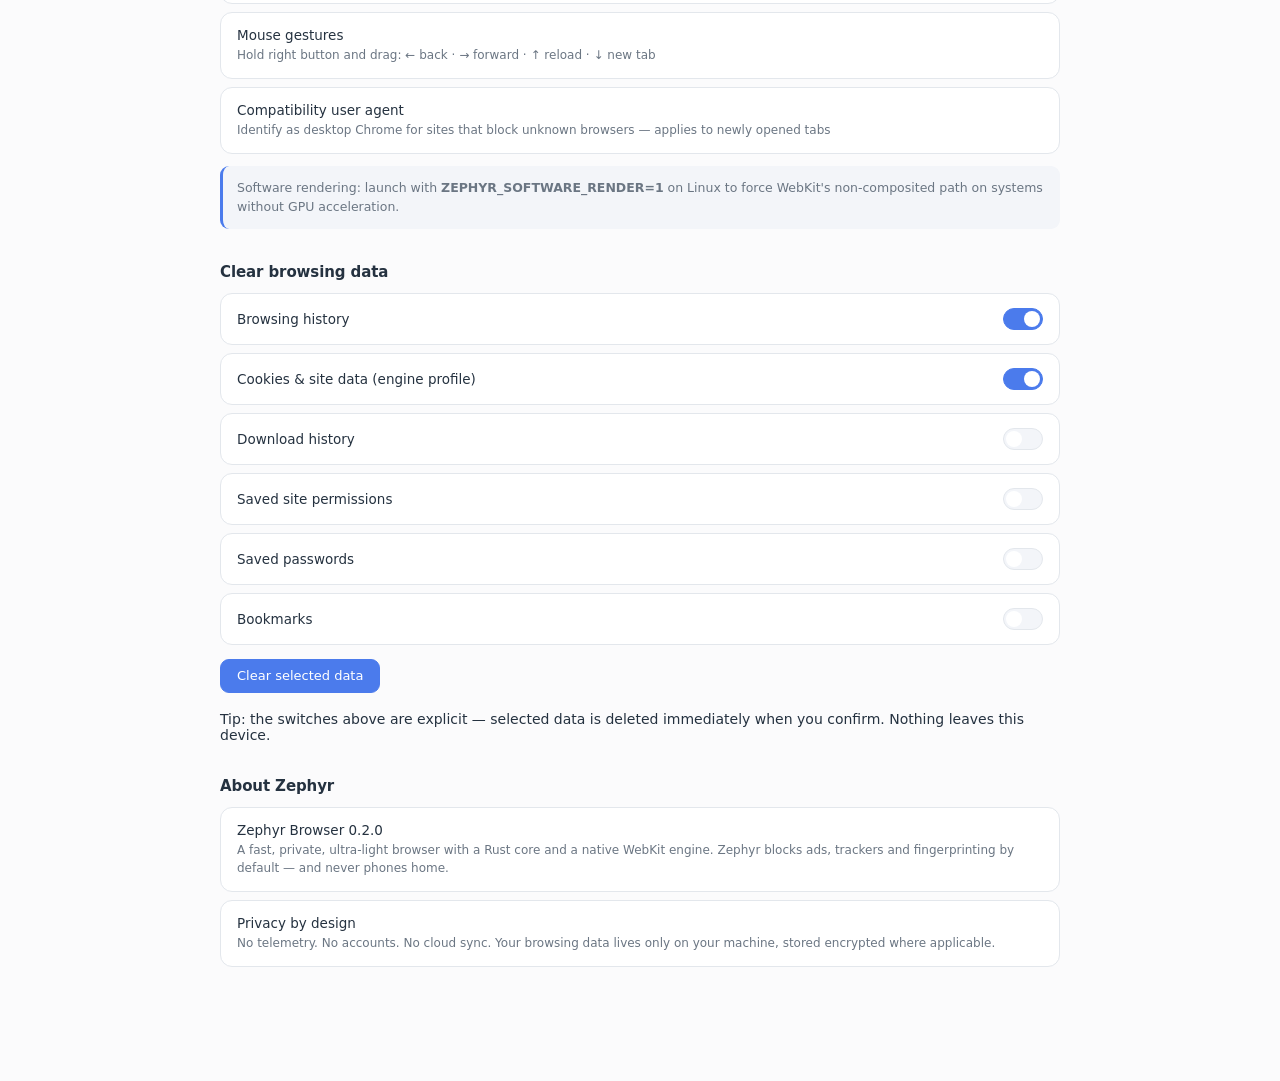
<file: assets/pages/settings.html>
<!DOCTYPE html>
<html lang="en">
<head><meta charset="utf-8"><title>Settings</title>
<link rel="stylesheet" href="pages.css"></head>
<body>
<div class="wrap">
  <h1><svg viewBox="0 0 24 24" fill="none" stroke="currentColor" stroke-width="2" stroke-linecap="round" stroke-linejoin="round"><circle cx="12" cy="12" r="3"/><path d="M19.4 15a1.7 1.7 0 0 0 .3 1.9l.1.1a2 2 0 1 1-2.8 2.8l-.1-.1a1.7 1.7 0 0 0-1.9-.3 1.7 1.7 0 0 0-1 1.5V21a2 2 0 1 1-4 0v-.2a1.7 1.7 0 0 0-1-1.5 1.7 1.7 0 0 0-1.9.3l-.1.1a2 2 0 1 1-2.8-2.8l.1-.1a1.7 1.7 0 0 0 .3-1.9 1.7 1.7 0 0 0-1.5-1H3a2 2 0 1 1 0-4h.2a1.7 1.7 0 0 0 1.5-1 1.7 1.7 0 0 0-.3-1.9l-.1-.1a2 2 0 1 1 2.8-2.8l.1.1a1.7 1.7 0 0 0 1.9.3h.1a1.7 1.7 0 0 0 1-1.5V3a2 2 0 1 1 4 0v.2a1.7 1.7 0 0 0 1 1.5h.1a1.7 1.7 0 0 0 1.9-.3l.1-.1a2 2 0 1 1 2.8 2.8l-.1.1a1.7 1.7 0 0 0-.3 1.9v.1a1.7 1.7 0 0 0 1.5 1H21a2 2 0 1 1 0 4h-.2a1.7 1.7 0 0 0-1.5 1z"/></svg>Settings</h1>

  <div class="settings-nav">
    <a href="#general">General</a>
    <a href="#appearance">Appearance</a>
    <a href="#privacy">Privacy &amp; protection</a>
    <a href="#permissions">Site permissions</a>
    <a href="#filters">Filter lists</a>
    <a href="#passwords">Passwords</a>
    <a href="#performance">Performance</a>
    <a href="#advanced">Advanced</a>
    <a href="#data">Clear browsing data</a>
    <a href="#about">About</a>
  </div>

  <section id="general">
    <h2>General</h2>
    <div class="field">
      <div class="f-main"><div class="f-title">On startup</div><div class="f-sub">Restore the previous session or start fresh</div></div>
      <div class="f-ctrl pills" id="startup_mode">
        <span class="pill" data-val="session">Continue where I left off</span>
        <span class="pill" data-val="ntp">Open the new tab page</span>
      </div>
    </div>
    <div class="field">
      <div class="f-main"><div class="f-title">Search engine</div><div class="f-sub">Used by the address bar and the new tab page</div></div>
      <div class="f-ctrl"><select id="search_engine"></select></div>
    </div>
    <div class="field">
      <div class="f-main"><div class="f-title">Downloads folder</div><div class="f-sub">Empty = system Downloads folder</div></div>
      <div class="f-ctrl"><input type="text" id="download_dir" style="width:260px" placeholder="/home/user/Downloads"></div>
    </div>
    <div class="field">
      <div class="f-main"><div class="f-title">Ask where to save each file</div><div class="f-sub">Choose the location before downloading (restarts the download via the Rust fetcher)</div></div>
      <div class="f-ctrl" id="ask_download_path"></div>
    </div>
  </section>

  <section id="appearance">
    <h2>Appearance</h2>
    <div class="field">
      <div class="f-main"><div class="f-title">Theme</div></div>
      <div class="f-ctrl pills" id="theme">
        <span class="pill" data-val="system">System</span>
        <span class="pill" data-val="dark">Dark</span>
        <span class="pill" data-val="light">Light</span>
      </div>
    </div>
    <div class="field">
      <div class="f-main"><div class="f-title">Accent color</div></div>
      <div class="f-ctrl pills" id="accent"></div>
    </div>
    <div class="field">
      <div class="f-main"><div class="f-title">Density</div></div>
      <div class="f-ctrl pills" id="density">
        <span class="pill" data-val="normal">Normal</span>
        <span class="pill" data-val="compact">Compact</span>
      </div>
    </div>
    <div class="field">
      <div class="f-main"><div class="f-title">Show home button</div></div>
      <div class="f-ctrl" id="show_home_button"></div>
    </div>
    <div class="field">
      <div class="f-main"><div class="f-title">Show bookmarks bar</div></div>
      <div class="f-ctrl" id="show_bookmarks_bar"></div>
    </div>
  </section>

  <section id="privacy">
    <h2>Privacy &amp; protection</h2>
    <div class="field">
      <div class="f-main"><div class="f-title">Block ads &amp; trackers (host-level)</div><div class="f-sub">Blocks requests and navigations to known ad/tracker hosts before they load</div></div>
      <div class="f-ctrl" id="adblock_enabled"></div>
    </div>
    <div class="field">
      <div class="f-main"><div class="f-title">Script-level request filtering</div><div class="f-sub">Intercepts fetch / XHR / beacons / element loads inside pages</div></div>
      <div class="f-ctrl" id="netfilter_enabled"></div>
    </div>
    <div class="field">
      <div class="f-main"><div class="f-title">Cosmetic element hiding</div><div class="f-sub">Hides ad placeholders left behind by blocked requests</div></div>
      <div class="f-ctrl" id="cosmetic_enabled"></div>
    </div>
    <div class="field">
      <div class="f-main"><div class="f-title">Heuristic ad detection</div><div class="f-sub">Hides classic ad-shaped frames (728×90, 300×250…) not covered by lists</div></div>
      <div class="f-ctrl" id="heuristic_cosmetic"></div>
    </div>
    <div class="field">
      <div class="f-main"><div class="f-title">Strip tracking parameters</div><div class="f-sub">Removes utm_*, fbclid, gclid &amp; 40+ more from outgoing requests</div></div>
      <div class="f-ctrl" id="strip_tracking_params"></div>
    </div>
    <div class="field">
      <div class="f-main"><div class="f-title">Block known malicious sites</div><div class="f-sub">Shows an interstitial page for known malware/phishing hosts</div></div>
      <div class="f-ctrl" id="block_malicious"></div>
    </div>
    <div class="field">
      <div class="f-main"><div class="f-title">Fingerprint protection — Canvas</div><div class="f-sub">Subtle per-session noise defeats canvas fingerprinting</div></div>
      <div class="f-ctrl" id="fp_canvas"></div>
    </div>
    <div class="field">
      <div class="f-main"><div class="f-title">Fingerprint protection — Audio</div></div>
      <div class="f-ctrl" id="fp_audio"></div>
    </div>
    <div class="field">
      <div class="f-main"><div class="f-title">Fingerprint protection — WebGL</div><div class="f-sub">Masks GPU vendor/renderer strings</div></div>
      <div class="f-ctrl" id="fp_webgl"></div>
    </div>
    <div class="field">
      <div class="f-main"><div class="f-title">Fingerprint protection — Navigator</div><div class="f-sub">Clamps CPU cores / memory, neutralizes user-agent client hints</div></div>
      <div class="f-ctrl" id="fp_navigator"></div>
    </div>
    <div class="field">
      <div class="f-main"><div class="f-title">Send “Do Not Track”</div><div class="f-sub">navigator.doNotTrack signal to sites</div></div>
      <div class="f-ctrl" id="do_not_track"></div>
    </div>
    <div class="field">
      <div class="f-main"><div class="f-title">Block third-party JavaScript cookies</div><div class="f-sub">document.cookie access inside cross-site iframes</div></div>
      <div class="f-ctrl" id="block_thirdparty_js_cookies"></div>
    </div>
  </section>

  <section id="permissions">
    <h2>Site permissions</h2>
    <div class="field">
      <div class="f-main"><div class="f-title">Location</div></div>
      <div class="f-ctrl pills" id="geo_default">
        <span class="pill" data-val="ask">Ask</span><span class="pill" data-val="block">Block</span><span class="pill" data-val="allow">Allow</span>
      </div>
    </div>
    <div class="field">
      <div class="f-main"><div class="f-title">Notifications</div></div>
      <div class="f-ctrl pills" id="notifications_default">
        <span class="pill" data-val="ask">Ask</span><span class="pill" data-val="block">Block</span>
      </div>
    </div>
    <div class="field">
      <div class="f-main"><div class="f-title">Autoplay media</div><div class="f-sub">Applied when tabs are created</div></div>
      <div class="f-ctrl pills" id="autoplay_default">
        <span class="pill" data-val="block">Block</span><span class="pill" data-val="allow">Allow</span>
      </div>
    </div>
    <div class="field">
      <div class="f-main"><div class="f-title">Camera &amp; microphone</div></div>
      <div class="f-ctrl pills" id="camera_default">
        <span class="pill" data-val="ask">Ask</span><span class="pill" data-val="block">Block</span>
      </div>
    </div>
    <div style="margin-top:14px"><h2 style="margin-bottom:8px">Saved site exceptions</h2>
      <table id="perm-table"><thead><tr><th>Site</th><th>Permission</th><th>State</th><th></th></tr></thead><tbody></tbody></table>
    </div>
  </section>

  <section id="filters">
    <h2>Filter lists</h2>
    <div id="lists-note" class="note" style="margin-bottom:12px"></div>
    <table id="lists-table"><thead><tr><th>List</th><th>Kind</th><th>Rules</th><th>Updated</th><th>Enabled</th><th></th></tr></thead><tbody></tbody></table>
    <div class="toolbar-row" style="margin-top:14px">
      <input type="url" id="new-list-url" class="search-box" placeholder="https://example.org/custom-list.txt">
      <button class="btn primary" id="lists-add">Add list</button>
      <button class="btn" id="lists-update">Update now</button>
    </div>
  </section>

  <section id="passwords">
    <h2>Passwords</h2>
    <div class="field">
      <div class="f-main"><div class="f-title">Offer to save passwords &amp; autofill</div><div class="f-sub">Stored encrypted with AES-256-GCM in your profile</div></div>
      <div class="f-ctrl" id="password_autofill"></div>
    </div>
    <div style="margin-top:14px">
      <table id="pw-table"><thead><tr><th>Site</th><th>Username</th><th>Saved</th><th></th></tr></thead><tbody></tbody></table>
    </div>
  </section>

  <section id="performance">
    <h2>Performance</h2>
    <div class="field">
      <div class="f-main"><div class="f-title">Memory saver — suspend background tabs</div><div class="f-sub">Inactive tabs are unloaded after an idle period; they reload on demand</div></div>
      <div class="f-ctrl" id="suspend_background_tabs"></div>
    </div>
    <div class="field">
      <div class="f-main"><div class="f-title">Suspend after (minutes of inactivity)</div></div>
      <div class="f-ctrl"><input type="number" id="suspend_after_minutes" min="1" max="240" style="width:90px"></div>
    </div>
    <div class="field">
      <div class="f-main"><div class="f-title">Maximum live tabs before suspending</div></div>
      <div class="f-ctrl"><input type="number" id="max_live_webviews" min="2" max="64" style="width:90px"></div>
    </div>
  </section>

  <section id="advanced">
    <h2>Advanced</h2>
    <div class="field">
      <div class="f-main"><div class="f-title">Enable Developer Tools (F12)</div></div>
      <div class="f-ctrl" id="devtools_enabled"></div>
    </div>
    <div class="field">
      <div class="f-main"><div class="f-title">Mouse gestures</div><div class="f-sub">Hold right button and drag: ← back · → forward · ↑ reload · ↓ new tab</div></div>
      <div class="f-ctrl" id="gestures_enabled"></div>
    </div>
    <div class="field">
      <div class="f-main"><div class="f-title">Compatibility user agent</div><div class="f-sub">Identify as desktop Chrome for sites that block unknown browsers — applies to newly opened tabs</div></div>
      <div class="f-ctrl" id="compat_ua"></div>
    </div>
    <div class="note" style="margin-top:12px">Software rendering: launch with <b>ZEPHYR_SOFTWARE_RENDER=1</b> on Linux to force WebKit's non-composited path on systems without GPU acceleration.</div>
  </section>

  <section id="data">
    <h2>Clear browsing data</h2>
    <div class="field"><div class="f-main"><div class="f-title">Browsing history</div></div><div class="f-ctrl"><span class="switch on" data-clear="history"></span></div></div>
    <div class="field"><div class="f-main"><div class="f-title">Cookies &amp; site data (engine profile)</div></div><div class="f-ctrl"><span class="switch on" data-clear="cookies"></span></div></div>
    <div class="field"><div class="f-main"><div class="f-title">Download history</div></div><div class="f-ctrl"><span class="switch" data-clear="downloads"></span></div></div>
    <div class="field"><div class="f-main"><div class="f-title">Saved site permissions</div></div><div class="f-ctrl"><span class="switch" data-clear="permissions"></span></div></div>
    <div class="field"><div class="f-main"><div class="f-title">Saved passwords</div></div><div class="f-ctrl"><span class="switch" data-clear="passwords"></span></div></div>
    <div class="field"><div class="f-main"><div class="f-title">Bookmarks</div></div><div class="f-ctrl"><span class="switch" data-clear="bookmarks"></span></div></div>
    <div class="toolbar-row" style="margin-top:14px"><button class="btn primary" id="clear-data">Clear selected data</button></div>
    <div class="f-sub" style="margin-top:8px">Tip: the switches above are explicit — selected data is deleted immediately when you confirm. Nothing leaves this device.</div>
  </section>

  <section id="about">
    <h2>About Zephyr</h2>
    <div class="field"><div class="f-main">
      <div class="f-title">Zephyr Browser 0.2.0</div>
      <div class="f-sub">A fast, private, ultra-light browser with a Rust core and a native WebKit engine. Zephyr blocks ads, trackers and fingerprinting by default — and never phones home.</div>
    </div></div>
    <div class="field"><div class="f-main">
      <div class="f-title">Privacy by design</div>
      <div class="f-sub">No telemetry. No accounts. No cloud sync. Your browsing data lives only on your machine, stored encrypted where applicable.</div>
    </div></div>
  </section>
</div>

<script src="../content/edge.js"></script>
<script src="pages.js"></script>
<script>
(function () {
  var P = {};
  var engines = [];

  function sw(key) { return mkSwitch(key, !!P[key]); }

  window.__zx.on('prefs-data', function (p) { P = p; render(); });
  window.__zx.on('prefs-changed', function (p) { if (p.key && p.ok) { P[p.key] = p.value; render(); } });
  window.__zx.on('search-engines', function (p) { engines = p.items || []; renderEngines(); });
  window.__zx.on('lists-data', function (p) { renderLists(p); });
  window.__zx.on('perm-data', function (p) { renderPerms(p.items || []); });
  window.__zx.on('pw-data', function (p) { renderPw(p.items || [], p.autofill); });

  function render() {
    // switches
    ['ask_download_path', 'show_home_button', 'show_bookmarks_bar', 'adblock_enabled', 'netfilter_enabled',
      'cosmetic_enabled', 'heuristic_cosmetic', 'strip_tracking_params', 'block_malicious', 'fp_canvas',
      'fp_audio', 'fp_webgl', 'fp_navigator', 'do_not_track', 'block_thirdparty_js_cookies',
      'password_autofill', 'suspend_background_tabs', 'devtools_enabled', 'gestures_enabled', 'compat_ua'
    ].forEach(function (k) {
      var host = document.getElementById(k);
      if (host) host.innerHTML = sw(k);
    });
    // pills
    ['startup_mode', 'theme', 'density', 'geo_default', 'notifications_default', 'autoplay_default', 'camera_default'].forEach(function (id) {
      var host = document.getElementById(id);
      if (!host) return;
      var val = P[id] || '';
      host.querySelectorAll('.pill').forEach(function (p) { p.classList.toggle('active', p.dataset.val === val); });
    });
    // accent
    var acc = document.getElementById('accent');
    if (acc && !acc.dataset.done) {
      var colors = ['#5b7cfa', '#2dd4bf', '#f2635f', '#f5b544', '#a78bfa', '#4cc38a', '#ec4899'];
      colors.forEach(function (c) {
        var s = document.createElement('span');
        s.className = 'pill' + (P.accent === c ? ' active' : '');
        s.dataset.val = c;
        s.style.borderColor = c;
        s.innerHTML = '<span style="display:inline-block;width:10px;height:10px;border-radius:5px;background:' + c + '"></span>';
        acc.appendChild(s);
      });
      acc.dataset.done = '1';
    } else if (acc) {
      acc.querySelectorAll('.pill').forEach(function (p) { p.classList.toggle('active', p.dataset.val === P.accent); });
    }
    // inputs
    var dd = document.getElementById('download_dir');
    if (dd && document.activeElement !== dd) dd.value = P.download_dir || '';
    var sm = document.getElementById('suspend_after_minutes');
    if (sm && document.activeElement !== sm) sm.value = P.suspend_after_minutes || 15;
    var ml = document.getElementById('max_live_webviews');
    if (ml && document.activeElement !== ml) ml.value = P.max_live_webviews || 12;
    renderEngines();
  }

  function renderEngines() {
    var sel = document.getElementById('search_engine');
    if (!sel || !engines.length) return;
    if (!sel.dataset.done) {
      engines.forEach(function (e) {
        var o = document.createElement('option');
        o.value = e.key; o.textContent = e.name;
        sel.appendChild(o);
      });
      sel.dataset.done = '1';
      sel.addEventListener('change', function () { ZX('prefs-set', { key: 'search_engine', value: this.value }); });
    }
    sel.value = P.search_engine || 'duckduckgo';
  }

  // pills click
  document.addEventListener('click', function (e) {
    var pill = e.target.closest && e.target.closest('.pills .pill');
    if (!pill) return;
    var host = pill.closest('.pills');
    var key = host.id;
    ZX('prefs-set', { key: key, value: pill.dataset.val });
    host.querySelectorAll('.pill').forEach(function (p) { p.classList.toggle('active', p === pill); });
  });

  // text/number inputs
  ['download_dir', 'suspend_after_minutes', 'max_live_webviews'].forEach(function (id) {
    var el = document.getElementById(id);
    if (!el) return;
    el.addEventListener('change', function () {
      ZX('prefs-set', { key: id, value: this.value });
    });
  });

  function renderLists(p) {
    var tb = document.querySelector('#lists-table tbody');
    var html = '';
    (p.items || []).forEach(function (l) {
      var upd = l.lastUpdated ? timeAgo(l.lastUpdated) : 'never';
      html += '<tr data-name="' + esc(l.name) + '"><td>' + esc(l.name) + (l.builtin ? '' : ' <span class="tag ask">custom</span>') + '</td>' +
        '<td><span class="tag ' + (l.kind === 'trackers' ? 'trackers' : l.kind === 'malicious' ? 'malicious' : 'ads') + '">' + esc(l.kind) + '</span></td>' +
        '<td>' + (l.ruleCount > 0 ? l.ruleCount.toLocaleString() : '—') + '</td><td>' + upd + '</td>' +
        '<td><span class="switch list-toggle' + (l.enabled ? ' on' : '') + '"></span></td>' +
        '<td>' + (l.builtin ? '' : '<button class="icon-btn list-del" title="Remove"><svg viewBox="0 0 24 24" fill="none" stroke="currentColor" stroke-width="2" stroke-linecap="round"><path d="M18 6L6 18M6 6l12 12"/></svg></button>') + '</td></tr>';
    });
    tb.innerHTML = html;
    document.getElementById('lists-note').textContent =
      'Engine ready — ' + (p.totalRules || 0).toLocaleString() + ' rules loaded. Hosts and cosmetic selectors are pushed into every page you visit.';
  }

  document.querySelector('#lists-table').addEventListener('click', function (e) {
    var tr = e.target.closest && e.target.closest('tr[data-name]');
    if (!tr) return;
    var name = tr.dataset.name;
    if (e.target.closest('.list-toggle')) {
      var on = !e.target.closest('.list-toggle').classList.contains('on');
      ZX('lists-toggle', { name: name, enabled: on });
      e.target.closest('.list-toggle').classList.toggle('on', on);
    } else if (e.target.closest('.list-del')) {
      if (window.confirm('Remove list "' + name + '"?')) ZX('lists-remove', { name: name });
    }
  });
  document.getElementById('lists-update').addEventListener('click', function () { ZX('lists-update', {}); });
  document.getElementById('lists-add').addEventListener('click', function () {
    var u = document.getElementById('new-list-url').value.trim();
    if (u.indexOf('https://') === 0) { ZX('lists-add', { url: u, kind: 'ads' }); document.getElementById('new-list-url').value = ''; }
  });

  function renderPerms(rows) {
    var tb = document.querySelector('#perm-table tbody');
    if (!rows.length) { tb.innerHTML = '<tr><td colspan="4" style="color:var(--text2)">No per-site exceptions saved.</td></tr>'; return; }
    var html = '';
    rows.forEach(function (r) {
      html += '<tr data-origin="' + esc(r.origin) + '" data-kind="' + esc(r.kind) + '"><td>' + esc(r.origin) + '</td><td>' + esc(r.kind) + '</td>' +
        '<td><span class="tag ' + (r.value === 'allow' ? 'allow' : 'block') + '">' + r.value + '</span></td>' +
        '<td><button class="icon-btn perm-del"><svg viewBox="0 0 24 24" fill="none" stroke="currentColor" stroke-width="2" stroke-linecap="round"><path d="M18 6L6 18M6 6l12 12"/></svg></button></td></tr>';
    });
    tb.innerHTML = html;
  }
  document.querySelector('#perm-table').addEventListener('click', function (e) {
    var tr = e.target.closest && e.target.closest('tr[data-origin]');
    if (tr && e.target.closest('.perm-del')) ZX('perm-clear', { origin: tr.dataset.origin });
  });

  function renderPw(items, autofill) {
    var tb = document.querySelector('#pw-table tbody');
    if (!items.length) {
      tb.innerHTML = '<tr><td colspan="4" style="color:var(--text2)">No passwords saved. Zephyr will offer to save them when you sign in to sites.</td></tr>';
      return;
    }
    var html = '';
    items.forEach(function (p) {
      html += '<tr data-id="' + p.id + '"><td>' + esc(p.origin) + '</td><td>' + esc(p.username) + '</td><td>' + timeAgo(p.created) + '</td>' +
        '<td><button class="icon-btn pw-del"><svg viewBox="0 0 24 24" fill="none" stroke="currentColor" stroke-width="2" stroke-linecap="round"><path d="M18 6L6 18M6 6l12 12"/></svg></button></td></tr>';
    });
    tb.innerHTML = html;
  }
  document.querySelector('#pw-table').addEventListener('click', function (e) {
    var tr = e.target.closest && e.target.closest('tr[data-id]');
    if (tr && e.target.closest('.pw-del')) {
      if (window.confirm('Delete this saved password?')) ZX('pw-remove', { id: parseInt(tr.dataset.id, 10) });
    }
  });

  // clear-data switches (separate from prefs switches)
  document.querySelectorAll('.switch[data-clear]').forEach(function (s) {
    s.addEventListener('click', function (e) {
      e.stopPropagation();
      s.classList.toggle('on');
    });
  });
  document.getElementById('clear-data').addEventListener('click', function () {
    var opts = {};
    document.querySelectorAll('.switch[data-clear]').forEach(function (s) {
      opts[s.dataset.clear] = s.classList.contains('on');
    });
    ZX('clear-data', opts);
  });

  ZX('page-hello', { page: 'settings' });
  ZX('prefs-get', {});
  ZX('search-engines', {});
  ZX('lists-list', {});
  ZX('perm-list', {});
  ZX('pw-list', {});
  setInterval(function () { ZX('lists-list', {}); }, 15000);
})();
</script>
</body>
</html>
</file>
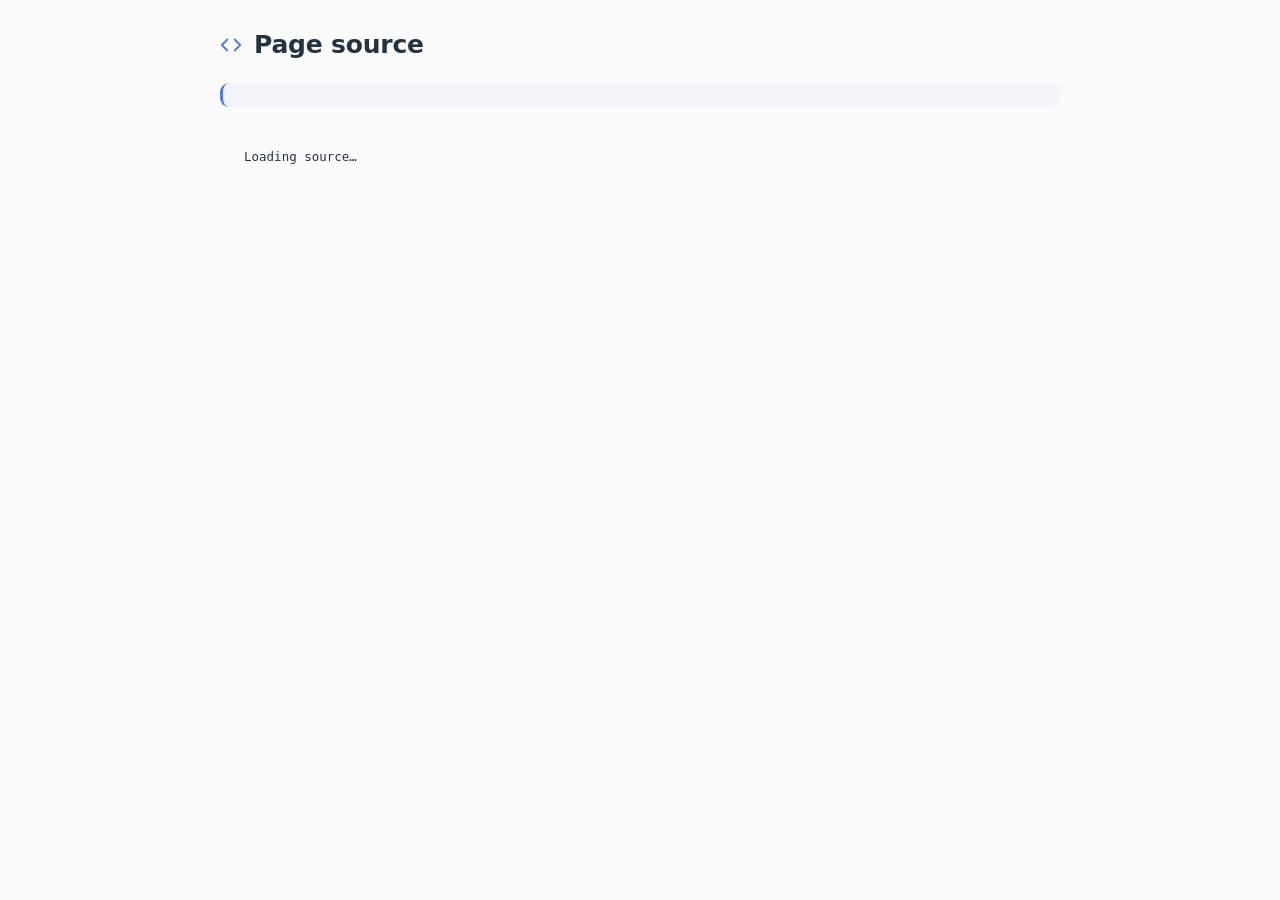
<file: assets/pages/source.html>
<!DOCTYPE html>
<html lang="en">
<head><meta charset="utf-8"><title>Source</title>
<link rel="stylesheet" href="pages.css"></head>
<body>
<div class="wrap">
  <h1><svg viewBox="0 0 24 24" fill="none" stroke="currentColor" stroke-width="2" stroke-linecap="round" stroke-linejoin="round"><path d="M16 18l6-6-6-6M8 6l-6 6 6 6"/></svg>Page source</h1>
  <div class="note" id="src-url" style="margin-bottom:16px"></div>
  <pre class="src" id="src">Loading source…</pre>
</div>
<script src="../content/edge.js"></script>
<script src="pages.js"></script>
<script>
(function () {
  var qs = new URLSearchParams(location.search);
  var u = qs.get('u') || '';
  document.getElementById('src-url').textContent = u;
  window.__zx.on('source-data', function (p) {
    document.getElementById('src').textContent = p.body || '(empty response)';
  });
  ZX('get-source', { url: u });
})();
</script>
</body>
</html>
</file>
<file: assets/ntp/ntp.css>
/* Zephyr new tab page — matches wed1.png */
:root {
  --bg: #fbfbfc;
  --bg2: #f6f9fc;
  --text: #24334a;
  --text2: #5d6b7d;
  --text3: #98a2ae;
  --pill: #ffffff;
  --pill-border: #e6eaf0;
  --tile-shadow: 0 6px 18px rgba(35, 55, 80, 0.09), 0 1px 3px rgba(35, 55, 80, 0.06);
  --accent: #4b7bec;
  --font: "Segoe UI", system-ui, -apple-system, "SF Pro Text", Roboto, "Noto Sans", Ubuntu, sans-serif;
}
[data-theme="dark"] {
  --bg: #171c25;
  --bg2: #141922;
  --text: #e7eaf0;
  --text2: #9aa3b2;
  --text3: #6b7683;
  --pill: #222937;
  --pill-border: #2c3441;
  --tile-shadow: 0 6px 18px rgba(0, 0, 0, 0.4);
}
* { box-sizing: border-box; margin: 0; padding: 0; }
html, body { height: 100%; }
body {
  font-family: var(--font);
  background-color: var(--bg);
  background-image: linear-gradient(180deg, var(--bg2) 0%, var(--bg) 26%);
  color: var(--text);
  overflow: hidden;
}
#ntp {
  height: 100vh;
  display: flex; flex-direction: column;
  padding: 26px 34px 18px;
}

/* ---------- header ---------- */
#top { display: flex; align-items: flex-start; justify-content: space-between; gap: 20px; }
.hello { display: flex; align-items: center; gap: 14px; }
.mark {
  width: 44px; height: 44px; border-radius: 13px;
  background: linear-gradient(135deg, #dfe9f7, #cfdff3);
  color: #3f6bb5;
  display: flex; align-items: center; justify-content: center;
  flex: none;
}
[data-theme="dark"] .mark { background: linear-gradient(135deg, #223046, #1b2739); color: #6f9be0; }
.mark svg { width: 26px; height: 26px; }
.greet { font-size: 19px; font-weight: 600; letter-spacing: 0.1px; }
.greet-sub { color: var(--text2); font-size: 12.5px; margin-top: 2px; }

.status { display: flex; align-items: center; gap: 18px; }
.weather { display: flex; align-items: center; gap: 10px; }
.weather.hidden, .sep.hidden { display: none; }
.wx-ico { width: 34px; height: 34px; display: flex; align-items: center; justify-content: center; }
.wx-ico svg { width: 30px; height: 30px; }
.wx-text { display: flex; flex-direction: column; }
#wx-temp { font-size: 16px; font-weight: 600; }
#wx-desc { color: var(--text2); font-size: 11.5px; margin-top: 1px; }
.sep { width: 1px; height: 34px; background: #dde3ea; }
[data-theme="dark"] .sep { background: #2c3441; }
.clockbox { text-align: right; }
.clock { font-size: 19px; font-weight: 600; font-variant-numeric: tabular-nums; }
.date { color: var(--text2); font-size: 12px; margin-top: 2px; }

/* ---------- center ---------- */
#mid {
  flex: 1;
  display: flex; flex-direction: column; align-items: center; justify-content: center;
  margin-top: -30px;
}
h1 { font-size: 46px; font-weight: 700; letter-spacing: -0.5px; color: var(--text); }
.sub { color: var(--text2); font-size: 15px; margin-top: 10px; }

.search {
  display: flex; align-items: center; gap: 12px;
  width: min(680px, 88vw);
  height: 56px;
  margin-top: 34px;
  padding: 0 12px 0 22px;
  background: var(--pill);
  border: 1px solid var(--pill-border);
  border-radius: 28px;
  box-shadow: 0 10px 30px rgba(35, 55, 80, 0.1);
  transition: box-shadow 0.15s;
}
.search:focus-within { box-shadow: 0 12px 34px rgba(35, 55, 80, 0.16), 0 0 0 2px rgba(75, 123, 236, 0.25); }
.s-ico { width: 18px; height: 18px; color: var(--text2); flex: none; }
#q {
  flex: 1; border: 0; outline: 0; background: transparent;
  color: var(--text); font: inherit; font-size: 15.5px;
  user-select: text; -webkit-user-select: text;
}
#q::placeholder { color: var(--text3); }
.s-btn {
  width: 38px; height: 38px; flex: none;
  border: 0; border-radius: 50%;
  background: transparent; color: var(--text2);
  display: flex; align-items: center; justify-content: center;
}
.s-btn:hover { background: #f0f3f8; color: var(--text); }
[data-theme="dark"] .s-btn:hover { background: #2a3344; }
.s-btn svg { width: 20px; height: 20px; }
.mic-hint { margin-top: 12px; color: var(--text2); font-size: 12px; }
.mic-hint.hidden { display: none; }

/* ---------- tiles ---------- */
#tiles {
  display: flex; justify-content: center; gap: 44px;
  padding: 6px 0 14px;
  min-height: 106px;
  flex-wrap: wrap;
}
.tile {
  display: flex; flex-direction: column; align-items: center; gap: 11px;
  width: 84px;
  background: none; border: 0; padding: 0;
  color: inherit; font: inherit;
}
.tile .disc {
  width: 62px; height: 62px; border-radius: 50%;
  background: #fff;
  box-shadow: var(--tile-shadow);
  display: flex; align-items: center; justify-content: center;
  transition: transform 0.13s ease;
}
[data-theme="dark"] .tile .disc { background: var(--pill); }
.tile:hover .disc { transform: translateY(-3px); }
.tile .disc img { width: 30px; height: 30px; }
.tile .disc .letter {
  width: 34px; height: 34px; border-radius: 50%;
  font-size: 15px; font-weight: 700; color: #fff;
  display: flex; align-items: center; justify-content: center;
}
.tile .lbl {
  font-size: 12.5px; color: var(--text2);
  max-width: 84px;
  white-space: nowrap; overflow: hidden; text-overflow: ellipsis;
}
.tile.add .disc {
  background: transparent;
  box-shadow: none;
  border: 1.6px dashed #c3ccd8;
  color: var(--text2);
}
[data-theme="dark"] .tile.add .disc { border-color: #3a4455; }
.tile.add .disc svg { width: 22px; height: 22px; }

/* ---------- footer ---------- */
#foot { display: flex; align-items: center; justify-content: space-between; }
.foot-left { display: flex; align-items: center; gap: 14px; }
.foot-link {
  display: flex; align-items: center; gap: 8px;
  border: 0; background: none;
  color: var(--text2); font: inherit; font-size: 12.5px;
  padding: 6px 8px; border-radius: 8px;
}
.foot-link:hover { background: #eef2f7; color: var(--text); }
[data-theme="dark"] .foot-link:hover { background: #232b38; }
.foot-link svg { width: 16px; height: 16px; color: #8fb25f; }
#gear svg { color: var(--text2); }
.tagline { color: var(--text2); font-size: 12.5px; }

/* ---------- dialog ---------- */
#dlg {
  position: fixed; inset: 0;
  background: rgba(24, 36, 52, 0.32);
  display: flex; align-items: center; justify-content: center;
  z-index: 10;
}
#dlg.hidden { display: none; }
.dlg-card {
  width: 380px;
  background: #fff;
  border-radius: 14px;
  box-shadow: 0 18px 50px rgba(20, 35, 60, 0.3);
  padding: 22px 24px;
}
[data-theme="dark"] .dlg-card { background: var(--pill); }
.dlg-title { font-size: 16px; font-weight: 600; margin-bottom: 14px; }
.dlg-card label { display: block; color: var(--text2); font-size: 12px; margin: 10px 0 5px; }
.dlg-card input {
  width: 100%; height: 38px;
  padding: 0 12px;
  border: 1px solid var(--pill-border); border-radius: 9px;
  background: var(--bg); color: var(--text);
  font: inherit; outline: 0;
  user-select: text; -webkit-user-select: text;
}
.dlg-card input:focus { border-color: var(--accent); }
.dlg-err { color: #e74c3c; font-size: 12px; margin-top: 8px; }
.dlg-err.hidden { display: none; }
.dlg-btns { display: flex; justify-content: flex-end; gap: 10px; margin-top: 18px; }
.btn {
  height: 34px; padding: 0 16px;
  border: 1px solid var(--pill-border); border-radius: 8px;
  background: #fff; color: var(--text);
  font: inherit; font-size: 13px;
}
[data-theme="dark"] .btn { background: var(--pill); }
.btn:hover { background: #f0f3f8; }
[data-theme="dark"] .btn:hover { background: #2a3344; }
.btn.primary { background: var(--accent); border-color: var(--accent); color: #fff; }
.btn.primary:hover { filter: brightness(1.07); }
</file>
<file: assets/ui/app.css>
/* ============================================================
   Zephyr chrome — light design system matching wed1.png
   tabstrip #e2e6ea · active tab white pill · toolbar #f6f8fb
   omnibox pill #f1f3f6 · text #253240 · accent #4b7bec
   ============================================================ */
:root {
  --strip-bg: #dee3e8;
  --strip-hover: #d5dbe1;
  --surface: #ffffff;
  --toolbar-bg: #f6f8fb;
  --omni-bg: #f1f3f6;
  --omni-border: #e1e5ea;
  --border: #e3e7ec;
  --text: #253240;
  --text2: #6b7683;
  --text3: #9aa4af;
  --accent: #4b7bec;
  --accent-soft: rgba(75, 123, 236, 0.12);
  --danger: #e74c3c;
  --warn: #f5a623;
  --ok: #27ae60;
  --radius: 10px;
  --tabstrip-h: 40px;
  --toolbar-h: 44px;
  --bmbar-h: 34px;
  --font: "Segoe UI", system-ui, -apple-system, "SF Pro Text", Roboto, "Noto Sans", Ubuntu, sans-serif;
}
[data-theme="dark"] {
  --strip-bg: #131720;
  --strip-hover: #1a2029;
  --surface: #1d232e;
  --toolbar-bg: #171c25;
  --omni-bg: #232a36;
  --omni-border: #2c3441;
  --border: #2a3140;
  --text: #e7eaf0;
  --text2: #9aa3b2;
  --text3: #6b7683;
  --accent-soft: rgba(96, 139, 247, 0.18);
}
[data-density="compact"] {
  --tabstrip-h: 34px;
  --toolbar-h: 38px;
  --bmbar-h: 30px;
}

* { box-sizing: border-box; margin: 0; padding: 0; }
html, body { height: 100%; overflow: hidden; }
body {
  font-family: var(--font);
  font-size: 13px;
  color: var(--text);
  background: var(--strip-bg);
  user-select: none;
  -webkit-user-select: none;
  cursor: default;
}
#chrome { display: flex; flex-direction: column; height: 100%; background: var(--toolbar-bg); }
.hidden { display: none !important; }

button { font: inherit; color: inherit; background: none; border: 0; cursor: default; }
button:focus-visible { outline: 2px solid var(--accent); outline-offset: -2px; }

/* ================= tab strip ================= */
#tabstrip {
  display: flex; align-items: flex-end;
  height: var(--tabstrip-h);
  padding: 6px 0 0 8px;
  background: var(--strip-bg);
  flex: none;
}
#tabs {
  display: flex; align-items: flex-end; gap: 1px;
  overflow-x: auto; overflow-y: hidden;
  scrollbar-width: none;
  flex: 0 1 auto; min-width: 0;
  max-width: calc(100% - 120px);
}
#tabs::-webkit-scrollbar { display: none; }

.tab {
  display: flex; align-items: center; gap: 7px;
  height: 34px;
  min-width: 64px; max-width: 220px; flex: 0 1 200px;
  padding: 0 5px 0 11px;
  border-radius: 10px 10px 0 0;
  background: transparent;
  color: var(--text2);
  position: relative;
  overflow: hidden;
  transition: background 0.12s;
}
.tab:hover { background: var(--strip-hover); color: var(--text); }
.tab.active { background: var(--toolbar-bg); color: var(--text); }
[data-theme="dark"] .tab.active { background: var(--toolbar-bg); }
.tab .fav { width: 16px; height: 16px; flex: none; display: flex; align-items: center; justify-content: center; }
.tab .fav img { width: 16px; height: 16px; }
.tab .fav .letter {
  width: 16px; height: 16px; border-radius: 4px;
  font-size: 9px; font-weight: 700; color: #fff;
  display: flex; align-items: center; justify-content: center;
}
.tab .title {
  flex: 1; min-width: 0;
  white-space: nowrap; overflow: hidden; text-overflow: ellipsis;
  font-size: 12.5px;
}
.tab.pinned { min-width: 40px; max-width: 44px; flex: 0 0 40px; justify-content: center; padding: 0 4px; }
.tab.pinned .title, .tab.pinned .close { display: none; }
.tab .spinner {
  width: 13px; height: 13px; flex: none;
  border: 2px solid rgba(37, 50, 64, 0.15); border-top-color: var(--accent);
  border-radius: 50%;
  animation: spin 0.8s linear infinite;
}
[data-theme="dark"] .tab .spinner { border-color: rgba(255,255,255,0.15); border-top-color: var(--accent); }
@keyframes spin { to { transform: rotate(360deg); } }
.tab .close {
  width: 18px; height: 18px; flex: none;
  border: 0; background: transparent; color: var(--text2);
  border-radius: 5px; display: flex; align-items: center; justify-content: center;
  opacity: 0;
}
.tab:hover .close, .tab.active .close { opacity: 1; }
.tab .close:hover { background: rgba(0,0,0,0.09); color: var(--text); }
[data-theme="dark"] .tab .close:hover { background: rgba(255,255,255,0.12); }
.tab .close svg { width: 12px; height: 12px; }
.tab .badge { flex: none; display: flex; }
.tab .badge svg { width: 12px; height: 12px; }
.tab.suspended .title { font-style: italic; opacity: 0.65; }
.tab.dragging { opacity: 0.6; }
.tab.drop-target { box-shadow: inset 2px 0 0 var(--accent); }

.strip-btn {
  width: 30px; height: 30px; flex: none;
  margin: 0 2px 3px 4px;
  border-radius: 50%;
  display: flex; align-items: center; justify-content: center;
  color: var(--text);
}
.strip-btn:hover { background: rgba(0,0,0,0.08); }
[data-theme="dark"] .strip-btn:hover { background: rgba(255,255,255,0.1); }
.strip-btn svg { width: 16px; height: 16px; }

#drag-strip { flex: 1 1 auto; align-self: stretch; }

/* window controls (frameless Windows) */
#win-controls { display: flex; align-self: flex-start; height: var(--tabstrip-h); }
#win-controls.hidden { display: none; }
.win-btn {
  width: 46px; height: 100%;
  display: flex; align-items: center; justify-content: center;
  color: var(--text);
  border-radius: 0;
}
.win-btn:hover { background: rgba(0,0,0,0.09); }
[data-theme="dark"] .win-btn:hover { background: rgba(255,255,255,0.12); }
.win-btn.close:hover { background: #e81123; color: #fff; }
.win-btn svg { width: 10px; height: 10px; }

/* ================= toolbar ================= */
#toolbar {
  display: flex; align-items: center; gap: 2px;
  height: var(--toolbar-h);
  padding: 0 8px;
  background: var(--toolbar-bg);
  flex: none;
}
.tb {
  width: 32px; height: 32px; flex: none;
  display: flex; align-items: center; justify-content: center;
  border: 0; border-radius: 50%;
  background: transparent; color: var(--text);
}
.tb:hover { background: rgba(0,0,0,0.07); }
[data-theme="dark"] .tb:hover { background: rgba(255,255,255,0.1); }
.tb:active { background: rgba(0,0,0,0.12); }
.tb svg { width: 18px; height: 18px; display: block; }
.tb.mini { width: 26px; height: 26px; }
.tb.mini svg { width: 15px; height: 15px; }
.tb.disabled { opacity: 0.32; pointer-events: none; }
#nav-back { margin-right: 2px; }
#nav-reload { margin-left: 2px; }
#nav-home { display: none; }
#nav-home.visible { display: flex; }

#dl-btn.active { display: flex; }
#dl-btn .dot {
  position: absolute; top: 4px; right: 4px;
  width: 8px; height: 8px; border-radius: 50%;
  background: var(--accent);
  border: 2px solid var(--toolbar-bg);
}
#dl-btn { position: relative; }

/* profile avatar */
.tb.profile svg, .tb.profile .avatar-letter {
  width: 26px; height: 26px;
}
.tb.profile .avatar-letter {
  border-radius: 50%;
  background: var(--accent);
  color: #fff; font-size: 12px; font-weight: 600;
  display: flex; align-items: center; justify-content: center;
}

/* omnibox */
#omnibox {
  flex: 1; min-width: 120px;
  display: flex; align-items: center; gap: 6px;
  height: 34px;
  margin: 0 6px;
  padding: 0 5px 0 11px;
  background: var(--omni-bg);
  border: 1px solid var(--omni-border);
  border-radius: 17px;
  transition: box-shadow 0.12s, background 0.12s;
}
#omnibox:focus-within {
  background: var(--surface);
  border-color: transparent;
  box-shadow: 0 1px 6px rgba(32, 48, 68, 0.18), 0 0 0 2px var(--accent-soft);
}
#omnibox .sec { width: 18px; height: 18px; flex: none; display: flex; align-items: center; justify-content: center; border-radius: 50%; }
#omnibox .sec svg { width: 15px; height: 15px; }
#omnibox .sec img { width: 16px; height: 16px; border-radius: 3px; }
.sec svg { color: var(--ok); }
.sec.http svg { color: var(--warn); }
.sec.internal svg { color: var(--accent); }
.sec.file svg { color: var(--text2); }
.sec.nolock svg { color: var(--text2); }
#url-input {
  flex: 1; min-width: 40px;
  border: 0; outline: 0; background: transparent;
  color: var(--text);
  font: inherit; font-size: 13.5px;
  user-select: text; -webkit-user-select: text;
}
#url-input::placeholder { color: var(--text2); }
/* session blocked-count badge on the protection button */
.tb-badge {
  position: absolute;
  top: 1px; right: 0;
  min-width: 14px; height: 13px;
  padding: 0 3px;
  border-radius: 7px;
  background: var(--accent);
  color: #fff;
  font-size: 8.5px; font-weight: 700; line-height: 13px;
  text-align: center;
  pointer-events: none;
}
.tb-badge.hidden { display: none; }
#ext-btn { position: relative; }
.star.active svg { color: var(--accent); fill: currentColor; }

/* ================= bookmarks bar ================= */
#bookmarksbar {
  display: flex; align-items: center; gap: 2px;
  height: var(--bmbar-h);
  padding: 0 10px;
  background: var(--surface);
  border-bottom: 1px solid var(--border);
  overflow-x: auto; scrollbar-width: none;
  flex: none;
}
#bookmarksbar::-webkit-scrollbar { display: none; }
.bm-item {
  display: flex; align-items: center; gap: 7px;
  height: 24px; padding: 0 10px;
  border-radius: 6px;
  color: var(--text); font-size: 12px;
  white-space: nowrap; flex: none;
}
.bm-item:hover { background: var(--omni-bg); }
.bm-item img { width: 15px; height: 15px; }
.bm-item .letter {
  width: 15px; height: 15px; border-radius: 3px;
  font-size: 9px; font-weight: 700; color: #fff;
  display: flex; align-items: center; justify-content: center;
}
.bm-item svg { width: 15px; height: 15px; color: var(--text2); }
.bm-item.folder { color: var(--text); }
.bm-sep { width: 1px; height: 16px; background: var(--border); margin: 0 4px; flex: none; }
.bm-empty { color: var(--text3); font-size: 12px; padding: 0 8px; }

/* keyboard hint */
#kbd-hint { display: none; }
</file>
<file: assets/find/find.css>
/* Zephyr find-in-page bar (own webview, floats over content top-right) */
:root {
  --surface: #ffffff;
  --surface2: #f3f5f9;
  --border: #e3e7ec;
  --text: #253240;
  --text2: #6b7683;
  --accent: #4b7bec;
  --font: "Segoe UI", system-ui, -apple-system, "SF Pro Text", Roboto, "Noto Sans", Ubuntu, sans-serif;
}
[data-theme="dark"] {
  --surface: #1d232e;
  --surface2: #262e3b;
  --border: #2c3441;
  --text: #e7eaf0;
  --text2: #9aa3b2;
}
* { box-sizing: border-box; margin: 0; padding: 0; }
html, body { background: transparent; height: 100%; overflow: hidden; }
body {
  font-family: var(--font);
  font-size: 13px;
  color: var(--text);
  user-select: none; -webkit-user-select: none;
}
#findbar {
  display: flex; align-items: center; gap: 6px;
  height: 42px;
  padding: 0 8px 0 14px;
  background: var(--surface);
  border: 1px solid var(--border);
  border-radius: 10px;
  box-shadow: 0 8px 28px rgba(23, 42, 68, 0.2);
}
[data-theme="dark"] #findbar { box-shadow: 0 8px 28px rgba(0,0,0,0.5); }
#find-input {
  width: 190px;
  border: 0; outline: 0; background: transparent;
  color: var(--text); font: inherit; font-size: 13px;
  user-select: text; -webkit-user-select: text;
}
#find-count {
  min-width: 58px; text-align: center;
  color: var(--text2); font-size: 11.5px;
}
.fbtn {
  width: 26px; height: 26px; flex: none;
  border: 0; border-radius: 6px;
  background: transparent; color: var(--text2);
  display: flex; align-items: center; justify-content: center;
}
.fbtn:hover { background: var(--surface2); color: var(--text); }
.fbtn svg { width: 14px; height: 14px; }
.fsep { width: 1px; height: 16px; background: var(--border); }
</file>
<file: assets/pages/pages.css>
/* Zephyr internal pages — light design system matching the chrome + wed1.png */
:root {
  --bg: #fbfbfc;
  --surface: #ffffff;
  --surface2: #f3f5f9;
  --border: #e3e7ec;
  --text: #253240;
  --text2: #6b7683;
  --text3: #9aa4af;
  --accent: #4b7bec;
  --accent-soft: rgba(75, 123, 236, 0.12);
  --danger: #e74c3c;
  --ok: #27ae60;
  --warn: #f5a623;
  --shadow: 0 6px 18px rgba(35, 55, 80, 0.07);
  --font: "Segoe UI", system-ui, -apple-system, "SF Pro Text", Roboto, "Noto Sans", Ubuntu, sans-serif;
}
[data-theme="dark"] {
  --bg: #171c25;
  --surface: #1d232e;
  --surface2: #262e3b;
  --border: #2c3441;
  --text: #e7eaf0;
  --text2: #9aa3b2;
  --text3: #6b7683;
  --accent-soft: rgba(96, 139, 247, 0.18);
  --shadow: 0 6px 18px rgba(0, 0, 0, 0.35);
}
* { box-sizing: border-box; margin: 0; padding: 0; }
html, body { min-height: 100%; }
body {
  font-family: var(--font);
  font-size: 14px;
  background: var(--bg);
  color: var(--text);
  overflow-y: auto;
}
a { color: var(--accent); text-decoration: none; }
a:hover { text-decoration: underline; }

.wrap { max-width: 900px; margin: 0 auto; padding: 30px 30px 80px; }
h1 { font-size: 25px; font-weight: 700; margin-bottom: 24px; display: flex; align-items: center; gap: 12px; letter-spacing: -0.2px; }
h1 svg { width: 22px; height: 22px; color: var(--accent); }

.toolbar-row { display: flex; align-items: center; gap: 10px; margin-bottom: 18px; }
input[type="text"], input[type="url"], select, input[type="number"] {
  height: 36px;
  padding: 0 12px;
  background: var(--surface);
  border: 1px solid var(--border);
  border-radius: 9px;
  color: var(--text);
  font: inherit;
  outline: 0;
  user-select: text; -webkit-user-select: text;
}
input[type="text"]:focus, input[type="url"]:focus, select:focus {
  border-color: var(--accent);
  box-shadow: 0 0 0 3px var(--accent-soft);
}
.search-box { flex: 1; }
.btn {
  height: 34px; padding: 0 16px;
  border: 1px solid var(--border);
  border-radius: 9px;
  background: var(--surface);
  color: var(--text);
  font: inherit; font-size: 13px;
  cursor: default;
  display: inline-flex; align-items: center; gap: 8px;
}
.btn:hover { background: var(--surface2); }
.btn.primary { background: var(--accent); border-color: var(--accent); color: #fff; }
.btn.primary:hover { filter: brightness(1.06); }
.btn.danger { color: var(--danger); }
.btn.danger:hover { border-color: var(--danger); background: rgba(231, 76, 60, 0.06); }
.btn svg { width: 14px; height: 14px; }

.list { display: flex; flex-direction: column; gap: 6px; }
.row {
  display: flex; align-items: center; gap: 12px;
  padding: 11px 14px;
  background: var(--surface);
  border: 1px solid var(--border);
  border-radius: 11px;
}
.row:hover { box-shadow: var(--shadow); }
.row .avatar {
  width: 30px; height: 30px; border-radius: 8px; flex: none;
  display: flex; align-items: center; justify-content: center;
  color: #fff; font-weight: 700; font-size: 13px;
}
.row .main { flex: 1; min-width: 0; }
.row .r-title { font-size: 13.5px; white-space: nowrap; overflow: hidden; text-overflow: ellipsis; }
.row .r-sub { color: var(--text2); font-size: 12px; white-space: nowrap; overflow: hidden; text-overflow: ellipsis; margin-top: 2px; }
.row .actions { display: flex; gap: 6px; flex: none; }
.icon-btn {
  width: 28px; height: 28px;
  border: 0; border-radius: 7px;
  background: transparent; color: var(--text2);
  display: flex; align-items: center; justify-content: center;
  cursor: default;
}
.icon-btn:hover { background: var(--surface2); color: var(--text); }
.icon-btn svg { width: 14px; height: 14px; }
.empty { color: var(--text2); text-align: center; padding: 60px 0; font-size: 14px; }

/* settings — sticky two-pane layout */
.settings-body { display: flex; gap: 34px; align-items: flex-start; }
.settings-nav {
  position: sticky; top: 30px;
  display: flex; flex-direction: column; gap: 2px;
  width: 210px; flex: none;
}
.settings-nav a {
  display: flex; align-items: center; gap: 10px;
  height: 34px; padding: 0 12px;
  border-radius: 8px;
  color: var(--text2); font-size: 13px;
}
.settings-nav a:hover { background: var(--surface2); color: var(--text); text-decoration: none; }
.settings-nav a.active { background: var(--accent-soft); color: var(--accent); font-weight: 600; }
.settings-nav a svg { width: 15px; height: 15px; }
.settings-content { flex: 1; min-width: 0; }

section { margin-bottom: 34px; scroll-margin-top: 20px; }
section h2 {
  font-size: 15px; font-weight: 700;
  margin-bottom: 12px;
  letter-spacing: -0.1px;
}
.field {
  display: flex; align-items: center; justify-content: space-between; gap: 20px;
  padding: 14px 16px;
  background: var(--surface);
  border: 1px solid var(--border);
  border-radius: 12px;
  margin-bottom: 8px;
}
.field .f-main { flex: 1; min-width: 0; }
.field .f-title { font-size: 13.5px; }
.field .f-sub { color: var(--text2); font-size: 12px; margin-top: 3px; line-height: 1.5; }
.field .f-ctrl { flex: none; display: flex; align-items: center; gap: 8px; }

/* toggle switch */
.switch {
  position: relative;
  width: 40px; height: 22px;
  background: var(--surface2);
  border: 1px solid var(--border);
  border-radius: 11px;
  cursor: default;
  flex: none;
  transition: background 0.15s;
}
.switch.on { background: var(--accent); border-color: var(--accent); }
.switch::after {
  content: '';
  position: absolute;
  top: 2px; left: 2px;
  width: 16px; height: 16px;
  border-radius: 50%;
  background: #fff;
  transition: left 0.15s;
}
.switch.on::after { left: 20px; }

/* radio pills */
.pills { display: flex; gap: 6px; flex-wrap: wrap; }
.pill {
  height: 30px; padding: 0 14px;
  border: 1px solid var(--border);
  border-radius: 15px;
  background: var(--surface);
  color: var(--text2);
  font-size: 12.5px;
  display: inline-flex; align-items: center;
  cursor: default;
}
.pill:hover { border-color: var(--accent); }
.pill.active { background: var(--accent-soft); border-color: var(--accent); color: var(--accent); font-weight: 600; }

/* stats (privacy) */
.stat-grid {
  display: grid;
  grid-template-columns: repeat(auto-fit, minmax(150px, 1fr));
  gap: 10px;
  margin-bottom: 24px;
}
.stat {
  padding: 16px;
  background: var(--surface);
  border: 1px solid var(--border);
  border-radius: 12px;
}
.stat .v { font-size: 26px; font-weight: 700; color: var(--accent); }
.stat .l { color: var(--text2); font-size: 12px; margin-top: 4px; }
.stat.wide { grid-column: 1 / -1; }

table { width: 100%; border-collapse: collapse; }
th {
  text-align: left; color: var(--text2);
  font-size: 11.5px; text-transform: uppercase; letter-spacing: 0.06em;
  padding: 8px 10px;
  border-bottom: 1px solid var(--border);
}
td { padding: 10px; border-bottom: 1px solid var(--border); font-size: 13px; vertical-align: middle; }
tr:hover td { background: var(--surface2); }

.tag {
  display: inline-flex; align-items: center;
  height: 20px; padding: 0 9px;
  border-radius: 10px;
  font-size: 11px; font-weight: 600;
}
.tag.ads { background: rgba(231, 76, 60, 0.1); color: #e74c3c; }
.tag.trackers { background: var(--accent-soft); color: var(--accent); }
.tag.malicious { background: rgba(245, 166, 35, 0.14); color: #e8a020; }
.tag.allow { background: rgba(39, 174, 96, 0.12); color: var(--ok); }
.tag.block { background: rgba(231, 76, 60, 0.1); color: var(--danger); }
.tag.ask { background: var(--surface2); color: var(--text2); }

.progress { height: 5px; border-radius: 3px; background: var(--surface2); overflow: hidden; }
.progress > div { height: 100%; background: var(--accent); border-radius: 3px; }

.note {
  padding: 12px 14px;
  background: var(--surface2);
  border-left: 3px solid var(--accent);
  border-radius: 9px;
  color: var(--text2);
  font-size: 12.5px;
  line-height: 1.55;
}

/* blocked / error pages */
.center-page { min-height: 100vh; display: flex; align-items: center; justify-content: center; }
.center-card {
  max-width: 460px;
  padding: 40px 44px;
  background: var(--surface);
  border: 1px solid var(--border);
  border-radius: 16px;
  box-shadow: var(--shadow);
  text-align: center;
}
.center-card .big-ico {
  width: 56px; height: 56px;
  margin: 0 auto 18px;
  border-radius: 16px;
  display: flex; align-items: center; justify-content: center;
}
.center-card .big-ico svg { width: 26px; height: 26px; }
.center-card h2 { font-size: 20px; margin-bottom: 10px; }
.center-card p { color: var(--text2); font-size: 13.5px; line-height: 1.6; margin-bottom: 8px; word-break: break-all; }
.center-card .btns { display: flex; gap: 10px; justify-content: center; margin-top: 20px; }

/* source viewer */
pre.src {
  font-family: ui-monospace, "SF Mono", Menlo, Consolas, monospace;
  font-size: 12.5px;
  line-height: 1.55;
  padding: 24px;
  white-space: pre-wrap;
  word-break: break-all;
  color: var(--text);
}
</file>
